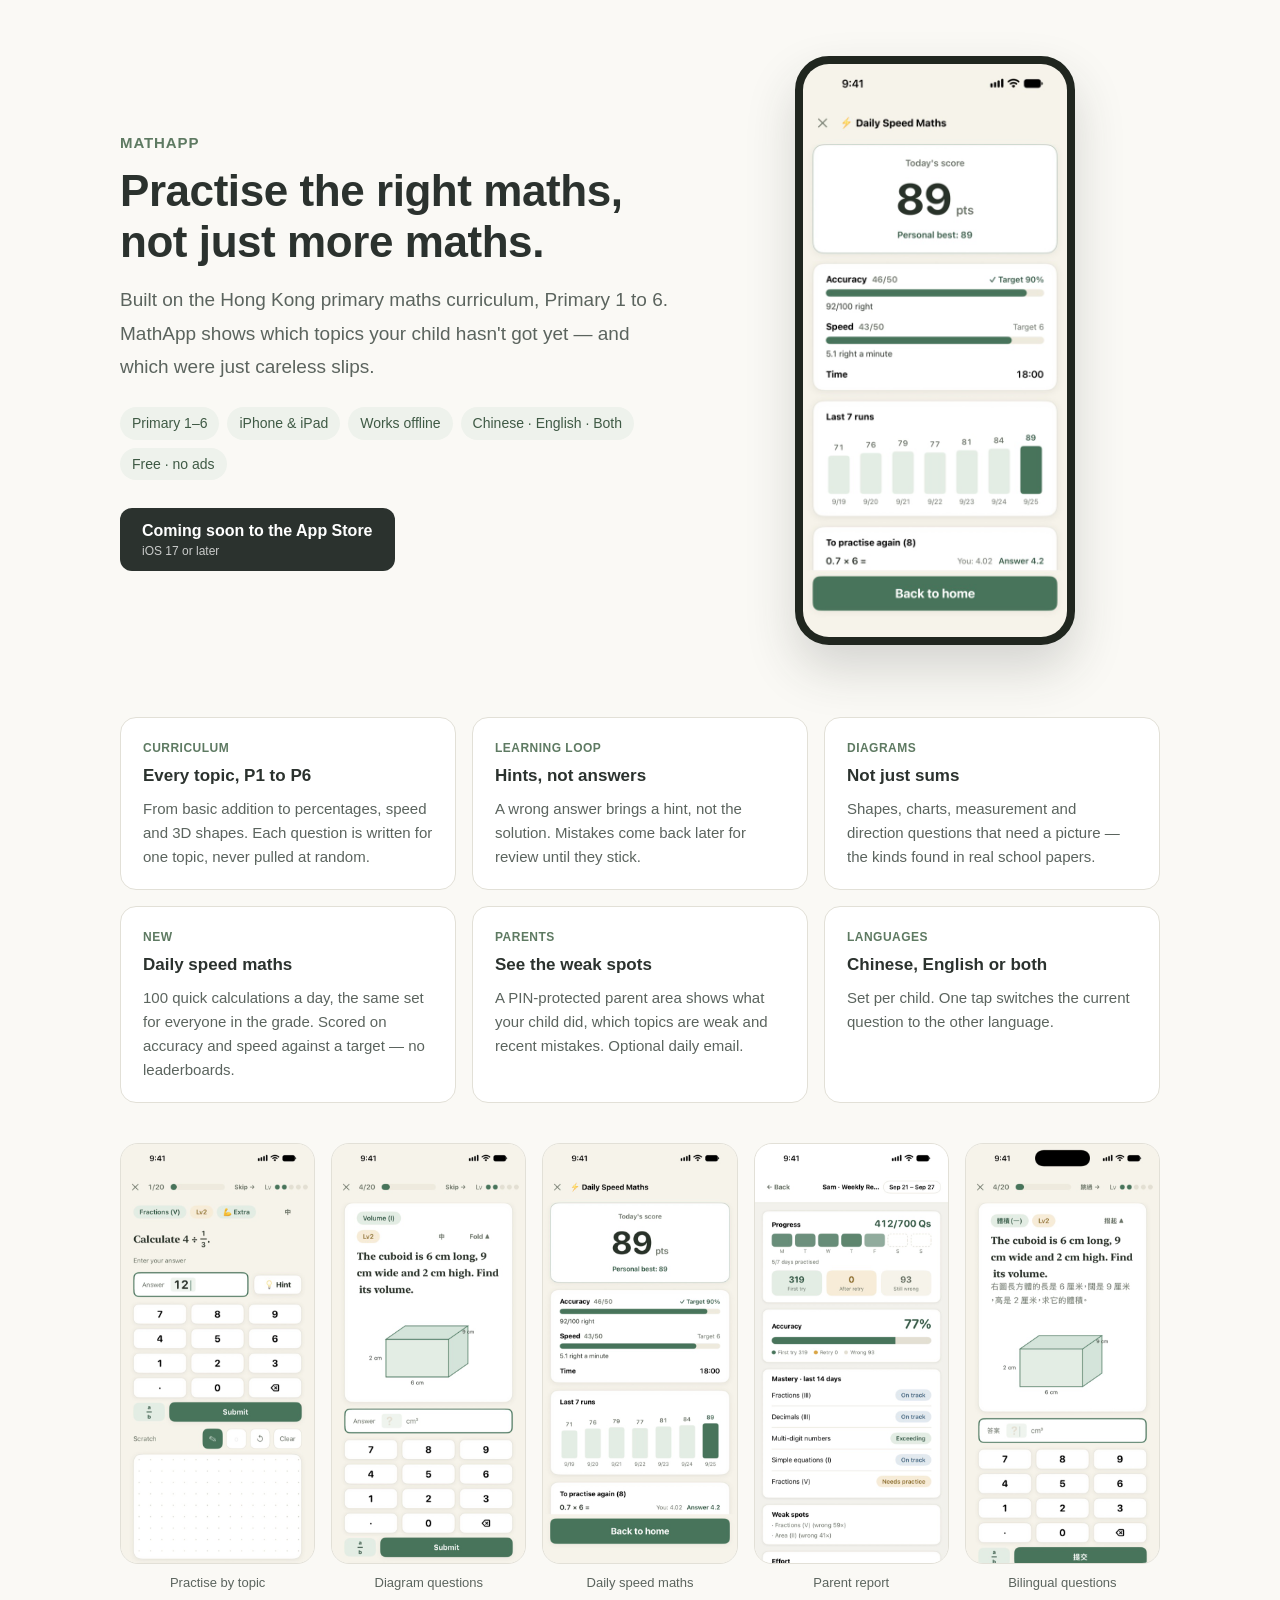
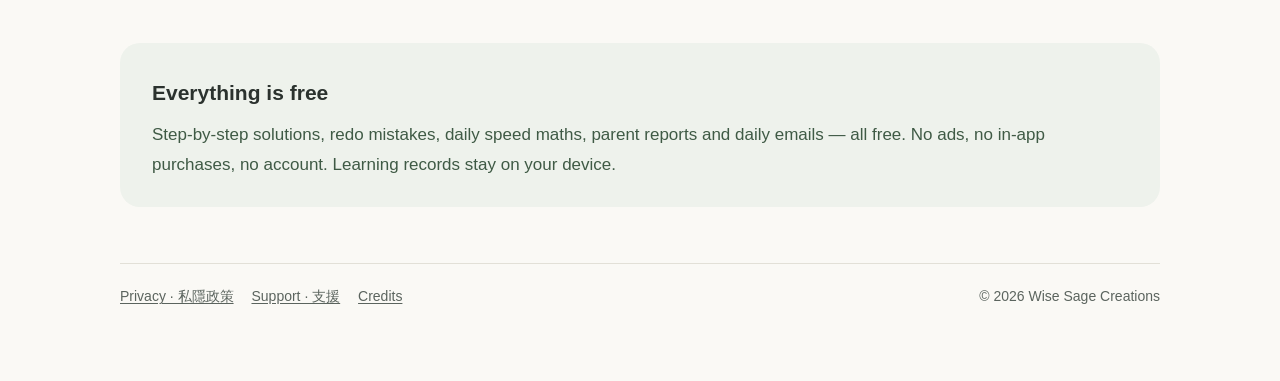
<file: index.html>
<!DOCTYPE html>
<html lang="en">
<head>
<meta charset="utf-8">
<meta name="viewport" content="width=device-width, initial-scale=1">
<title>MathApp: Primary Maths</title>
<meta name="description" content="Maths practice for Primary 1–6, built on the Hong Kong curriculum. Practise by topic, daily speed maths, parent reports, Chinese or English questions. Free, no ads.">
<link rel="stylesheet" href="style.css">
<style>
  /* 首頁專用;私隱 / 支援頁照用 style.css 原樣 */
  /* 首頁自己嘅顏色 token;跟 style.css 一樣深色模式要換 */
  :root { --card: #ffffff; --chip-ink: #3f5a45; --cta-bg: #2b322e; --cta-ink: #ffffff; }
  @media (prefers-color-scheme: dark) { :root { --card: #232926; --chip-ink: #c5dcc9; --cta-bg: #e6e6e0; --cta-ink: #1b1f1d; } }
  body.home { padding: 0 16px 72px; }
  .home .wrap { max-width: 1040px; }

  .hero { display: grid; grid-template-columns: 1.1fr .9fr; gap: 40px; align-items: center; padding: 56px 0 24px; }
  .hero .app { font-size: 15px; letter-spacing: .06em; color: var(--moss); font-weight: 600; text-transform: uppercase; }
  .hero h1 { font-size: 44px; line-height: 1.15; margin: 10px 0 16px; letter-spacing: -.01em; }
  .hero p.lead { font-size: 19px; color: var(--ink-soft); margin: 0 0 24px; max-width: 34em; }
  .facts { display: flex; flex-wrap: wrap; gap: 8px; margin: 0 0 28px; padding: 0; list-style: none; }
  .facts li { font-size: 14px; background: var(--moss-soft); color: var(--chip-ink); padding: 4px 12px; border-radius: 999px; margin: 0; }
  .cta { display: inline-block; background: var(--cta-bg); color: var(--cta-ink); padding: 12px 22px; border-radius: 12px; font-weight: 600; font-size: 16px; line-height: 1.4; }
  .cta small { display: block; font-weight: 400; font-size: 12px; opacity: .75; }
  .phone { justify-self: center; width: min(280px, 100%); border-radius: 34px; border: 8px solid #20261f; box-shadow: 0 24px 50px rgba(43,50,46,.18); overflow: hidden; background: #20261f; }
  .phone img { display: block; width: 100%; height: auto; }

  .features { display: grid; grid-template-columns: repeat(3, 1fr); gap: 16px; margin: 48px 0 16px; }
  .feature { background: var(--card); border: 1px solid var(--rule); border-radius: 16px; padding: 20px 22px; }
  .feature h3 { font-size: 17px; margin: 2px 0 6px; }
  .feature p { font-size: 15px; line-height: 1.6; color: var(--ink-soft); margin: 0; }
  .feature .tag { font-size: 12px; font-weight: 600; color: var(--moss); letter-spacing: .04em; text-transform: uppercase; }

  .shots { display: grid; grid-template-columns: repeat(5, 1fr); gap: 16px; margin: 40px 0 8px; }
  .shots figure { margin: 0; }
  .shots img { width: 100%; height: auto; border-radius: 18px; border: 1px solid var(--rule); display: block; }
  .shots figcaption { font-size: 13px; color: var(--ink-soft); margin-top: 8px; text-align: center; }

  .free { background: var(--moss-soft); border-radius: 20px; padding: 28px 32px; margin: 48px 0 0; }
  .free h2 { margin: 0 0 8px; }
  .free p { margin: 0; color: var(--chip-ink); }

  .home footer.site { display: flex; flex-wrap: wrap; gap: 6px 18px; justify-content: space-between; }
  .home footer.site nav a { margin-right: 14px; }

  @media (max-width: 820px) {
    .hero { grid-template-columns: 1fr; gap: 28px; padding-top: 36px; }
    .hero h1 { font-size: 34px; }
    .features { grid-template-columns: 1fr; }
    .shots { grid-template-columns: repeat(2, 1fr); }
    .free { padding: 22px; }
  }
</style>
</head>
<body class="home">
<div class="wrap">

<section class="hero">
  <div>
    <div class="app">MathApp</div>
    <h1>Practise the right maths, not just more maths.</h1>
    <p class="lead">Built on the Hong Kong primary maths curriculum, Primary 1 to 6. MathApp shows which topics your child hasn't got yet — and which were just careless slips.</p>
    <ul class="facts">
      <li>Primary 1–6</li>
      <li>iPhone &amp; iPad</li>
      <li>Works offline</li>
      <li>Chinese · English · Both</li>
      <li>Free · no ads</li>
    </ul>
    <span class="cta">Coming soon to the App Store<small>iOS 17 or later</small></span>
  </div>
  <div class="phone"><img src="img/S3_speed.jpg" alt="Daily speed maths result in MathApp" width="560" height="1216"></div>
</section>

<section class="features">
  <div class="feature">
    <div class="tag">Curriculum</div>
    <h3>Every topic, P1 to P6</h3>
    <p>From basic addition to percentages, speed and 3D shapes. Each question is written for one topic, never pulled at random.</p>
  </div>
  <div class="feature">
    <div class="tag">Learning loop</div>
    <h3>Hints, not answers</h3>
    <p>A wrong answer brings a hint, not the solution. Mistakes come back later for review until they stick.</p>
  </div>
  <div class="feature">
    <div class="tag">Diagrams</div>
    <h3>Not just sums</h3>
    <p>Shapes, charts, measurement and direction questions that need a picture — the kinds found in real school papers.</p>
  </div>
  <div class="feature">
    <div class="tag">New</div>
    <h3>Daily speed maths</h3>
    <p>100 quick calculations a day, the same set for everyone in the grade. Scored on accuracy and speed against a target — no leaderboards.</p>
  </div>
  <div class="feature">
    <div class="tag">Parents</div>
    <h3>See the weak spots</h3>
    <p>A PIN-protected parent area shows what your child did, which topics are weak and recent mistakes. Optional daily email.</p>
  </div>
  <div class="feature">
    <div class="tag">Languages</div>
    <h3>Chinese, English or both</h3>
    <p>Set per child. One tap switches the current question to the other language.</p>
  </div>
</section>

<section class="shots" aria-label="Screenshots">
  <figure><img src="img/S1_practice.jpg" alt="Practice screen" width="560" height="1216" loading="lazy"><figcaption>Practise by topic</figcaption></figure>
  <figure><img src="img/S2_figure.jpg" alt="Diagram question" width="560" height="1216" loading="lazy"><figcaption>Diagram questions</figcaption></figure>
  <figure><img src="img/S3_speed.jpg" alt="Daily speed maths result" width="560" height="1216" loading="lazy"><figcaption>Daily speed maths</figcaption></figure>
  <figure><img src="img/S4_parent_report.jpg" alt="Parent report" width="560" height="1216" loading="lazy"><figcaption>Parent report</figcaption></figure>
  <figure><img src="img/S5_bilingual.jpg" alt="Bilingual question" width="560" height="1216" loading="lazy"><figcaption>Bilingual questions</figcaption></figure>
</section>

<section class="free">
  <h2>Everything is free</h2>
  <p>Step-by-step solutions, redo mistakes, daily speed maths, parent reports and daily emails — all free. No ads, no in-app purchases, no account. Learning records stay on your device.</p>
</section>

<footer class="site">
  <nav>
    <a href="privacy/">Privacy · 私隱政策</a>
    <a href="support/">Support · 支援</a>
    <a href="credits/openmoji/">Credits</a>
  </nav>
  <span>© 2026 Wise Sage Creations</span>
</footer>

</div>
</body>
</html>
</file>
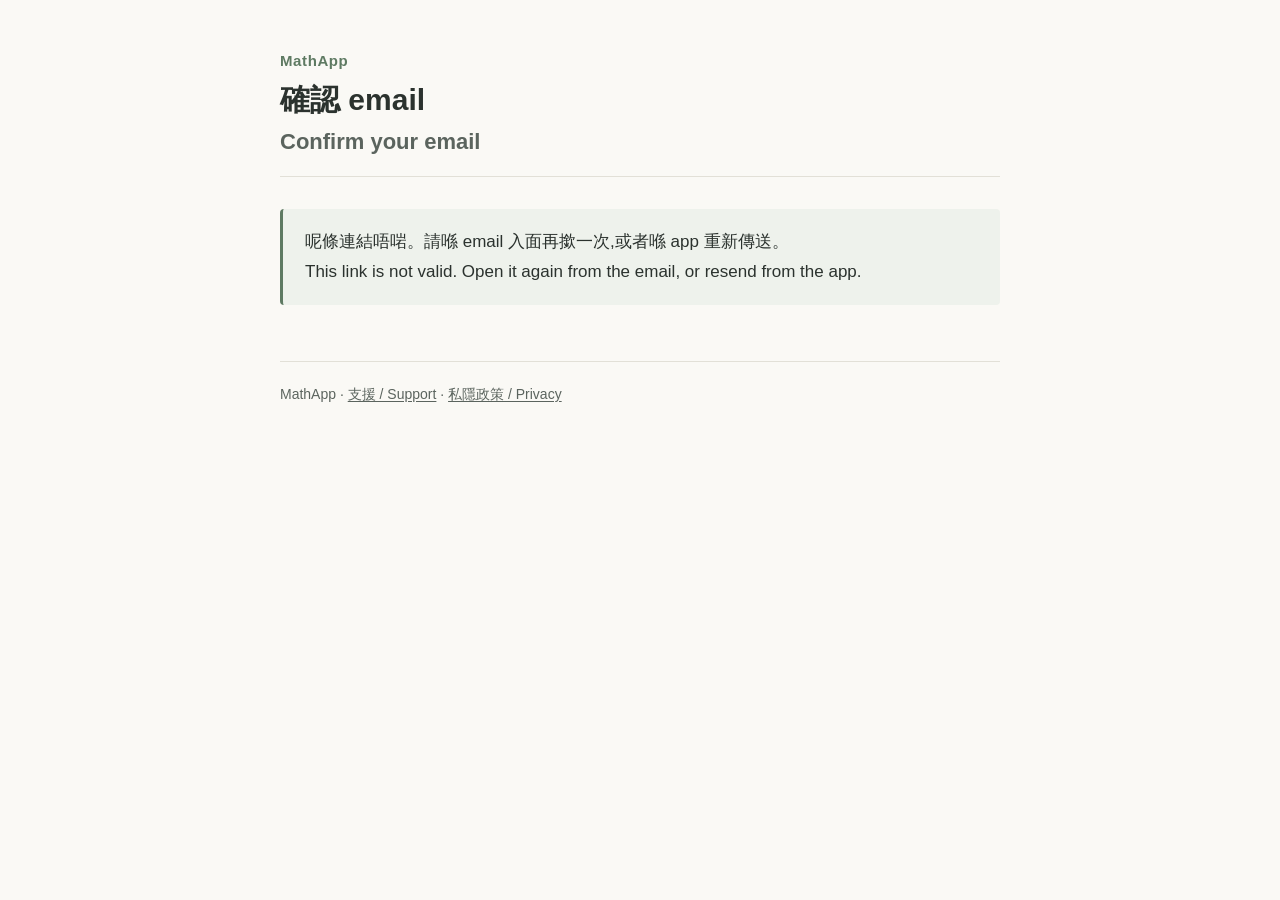
<file: confirm/index.html>
<!DOCTYPE html>
<html lang="zh-Hant-HK">
<head>
<meta charset="utf-8">
<meta name="viewport" content="width=device-width, initial-scale=1">
<meta name="robots" content="noindex">
<meta name="referrer" content="no-referrer">
<title>確認 email · MathApp</title>
<link rel="stylesheet" href="../style.css">
</head>
<body>
<div class="wrap">

<header class="site">
  <div class="app">MathApp</div>
  <h1>確認 email<br><span style="font-size:22px;color:var(--ink-soft)">Confirm your email</span></h1>
</header>

<div class="summary" id="status" aria-live="polite">
  <p>確認緊,請等一陣……<br>Confirming, one moment…</p>
</div>

<p id="retry" hidden><a href="" id="retry-link">再試一次 / Try again</a></p>

<noscript><p>呢頁要開 JavaScript 先用得。<br>This page needs JavaScript.</p></noscript>

<footer class="site">
  MathApp · <a href="../support/">支援 / Support</a> · <a href="../privacy/">私隱政策 / Privacy</a>
</footer>

</div>
<script>
// The mail link lands here instead of script.google.com: a browser signed in to
// several Google accounts gets that address rewritten to /macros/u/1/ and fails.
// This call carries no Google cookies, so Google never rewrites it.
(function () {
  var MAILER = 'https://script.google.com/macros/s/AKfycbwzOJoC-KMTF9MkT7vwi6amlmaHRb24yS2b2Gn6HNfs_cr4BJ8OiZNUfaaVvKUt_OCMAQ/exec';
  var MSG = {
    ok: '已確認 ✓ 可以閂咗呢頁。之後報告同重設碼會寄到呢個 email。<br>Email confirmed. You can close this page.',
    bad: '呢條連結唔啱。請喺 email 入面再撳一次,或者喺 app 重新傳送。<br>This link is not valid. Open it again from the email, or resend from the app.',
    fail: '暫時確認唔到,請檢查網絡再試。<br>Could not confirm right now. Check your connection and try again.'
  };
  var box = document.getElementById('status');
  function show(key) {
    box.innerHTML = '<p>' + MSG[key] + '</p>';
    if (key === 'fail') {
      document.getElementById('retry').hidden = false;
      document.getElementById('retry-link').onclick = function () { location.reload(); return false; };
    }
  }
  window.addEventListener('hashchange', function () { location.reload(); });
  var q = new URLSearchParams(location.hash.slice(1) || location.search.slice(1));
  var e = q.get('e'), t = q.get('t');
  if (!e || !t) return show('bad');
  fetch(MAILER + '?f=txt&e=' + encodeURIComponent(e) + '&t=' + encodeURIComponent(t), { credentials: 'omit' })
    .then(function (r) { return r.text(); })
    .then(function (text) { show(text === 'ok' ? 'ok' : text === 'err: bad-link' ? 'bad' : 'fail'); })
    .catch(function () { show('fail'); });
})();
</script>
</body>
</html>
</file>
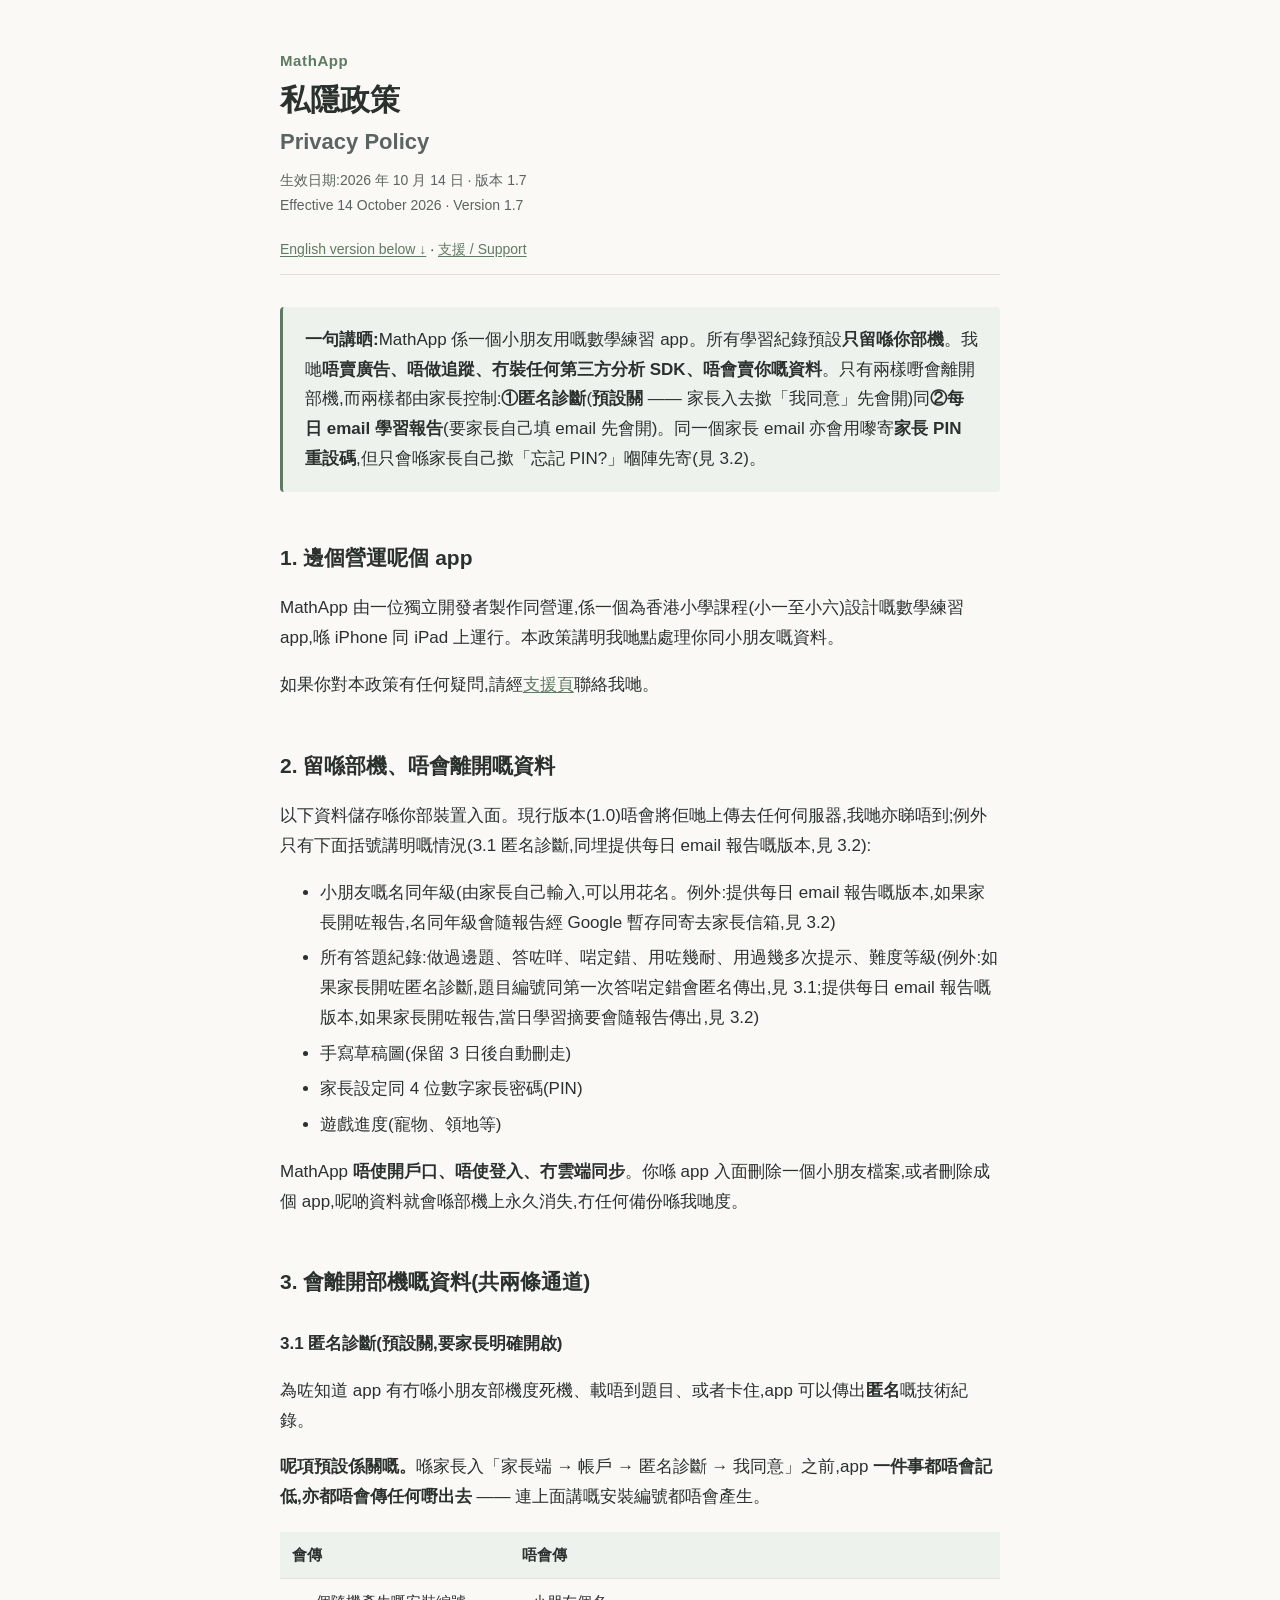
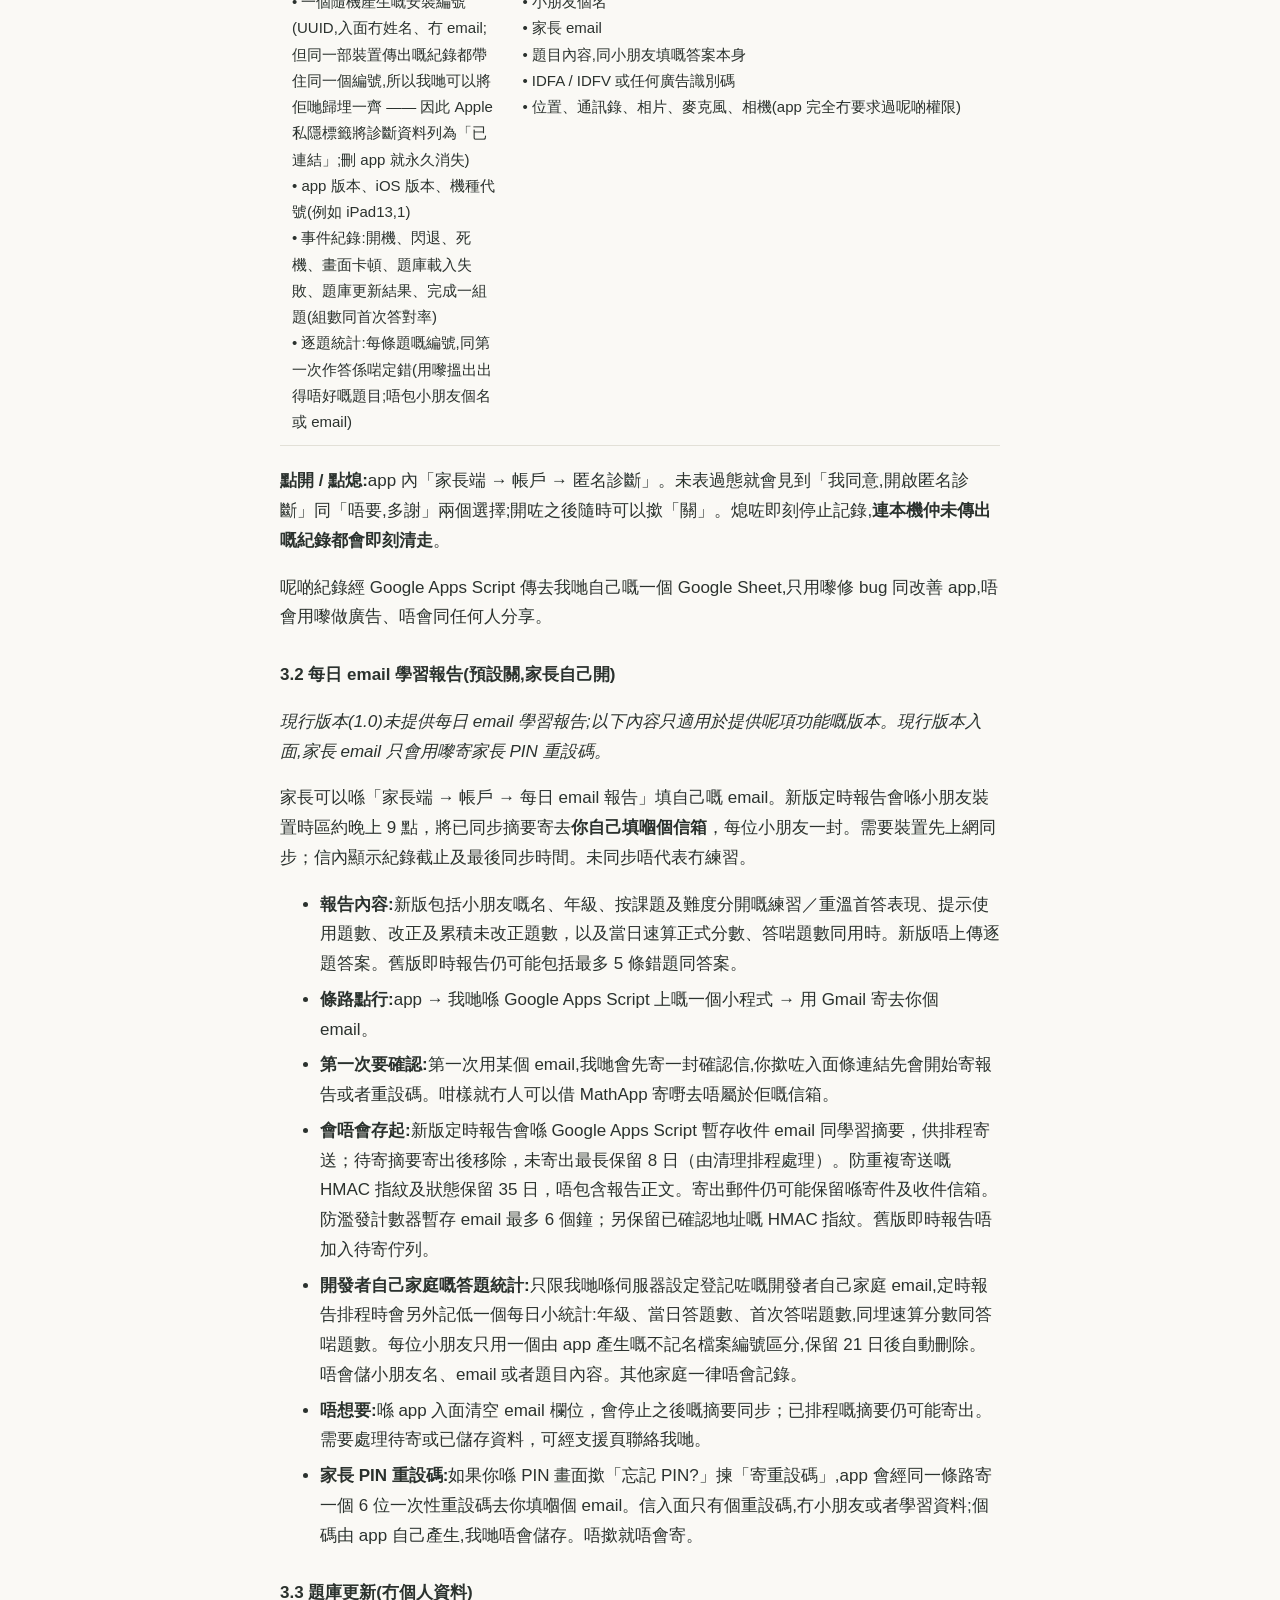
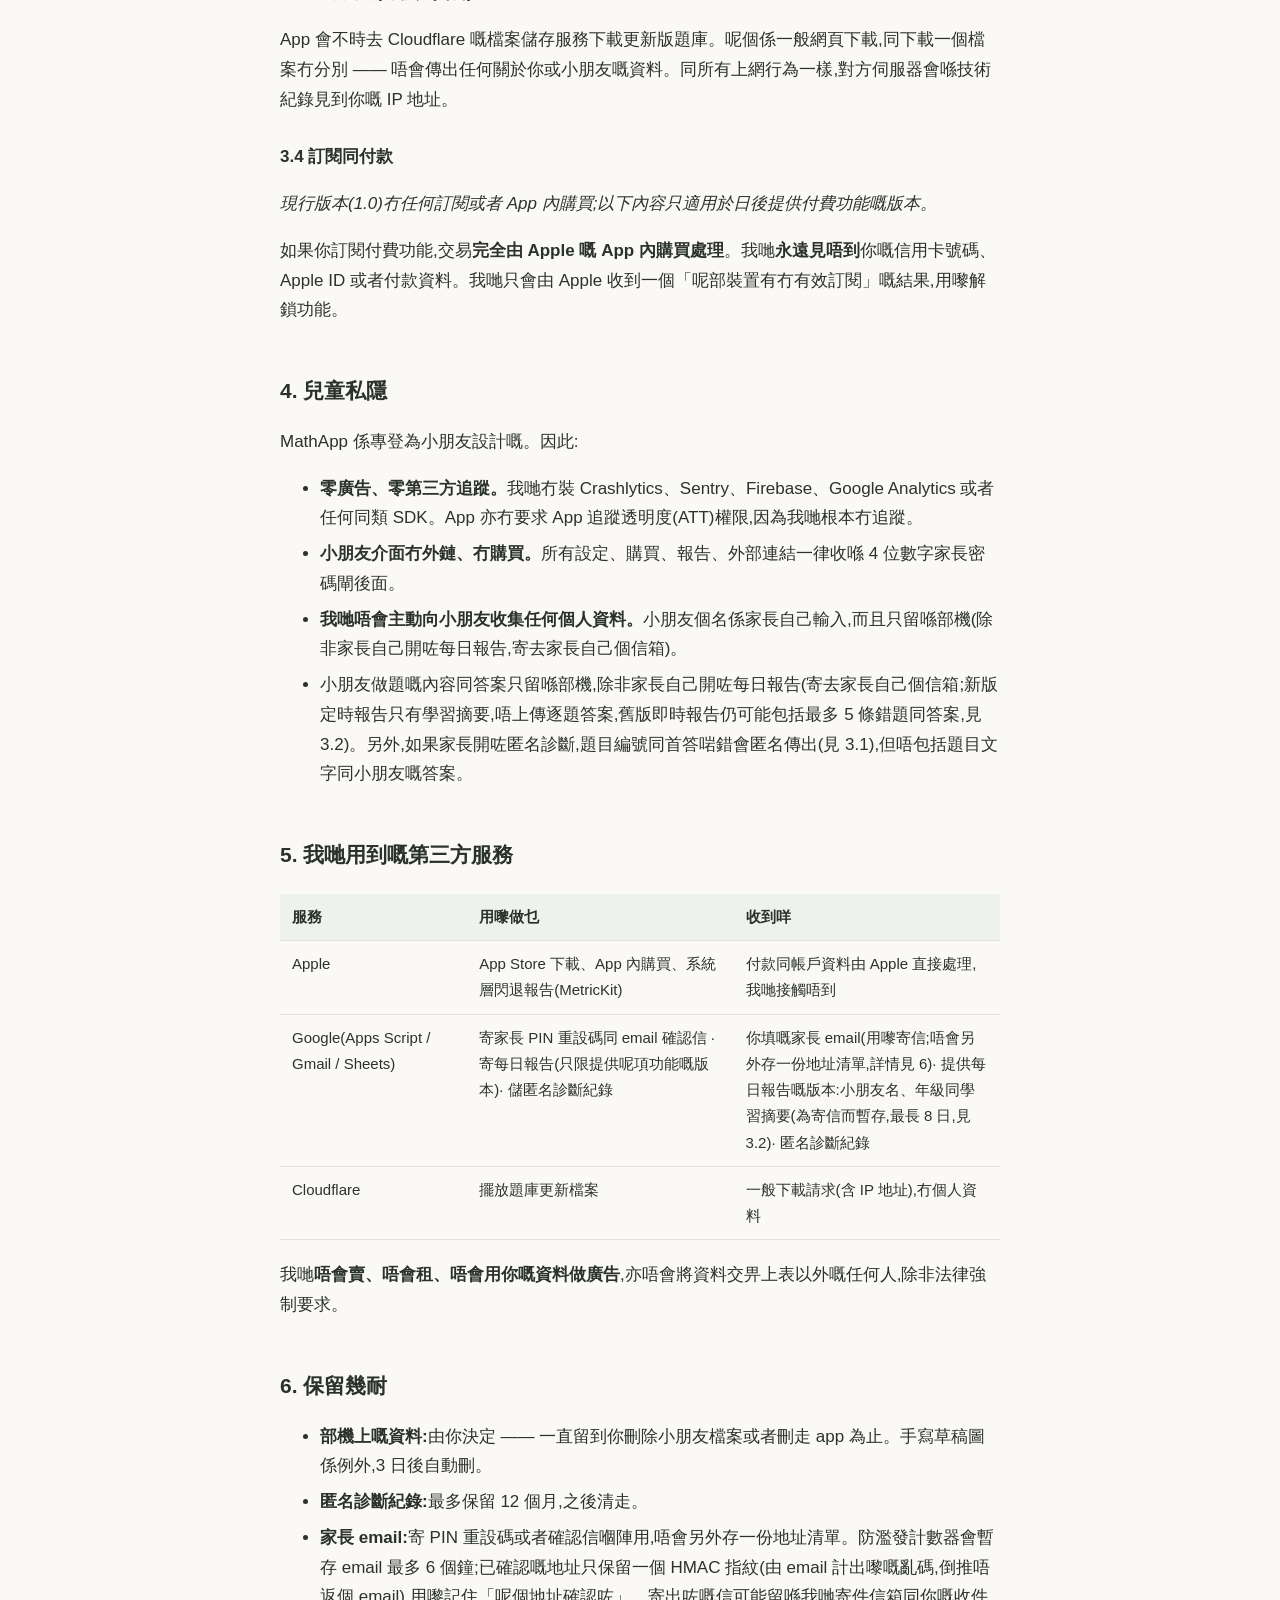
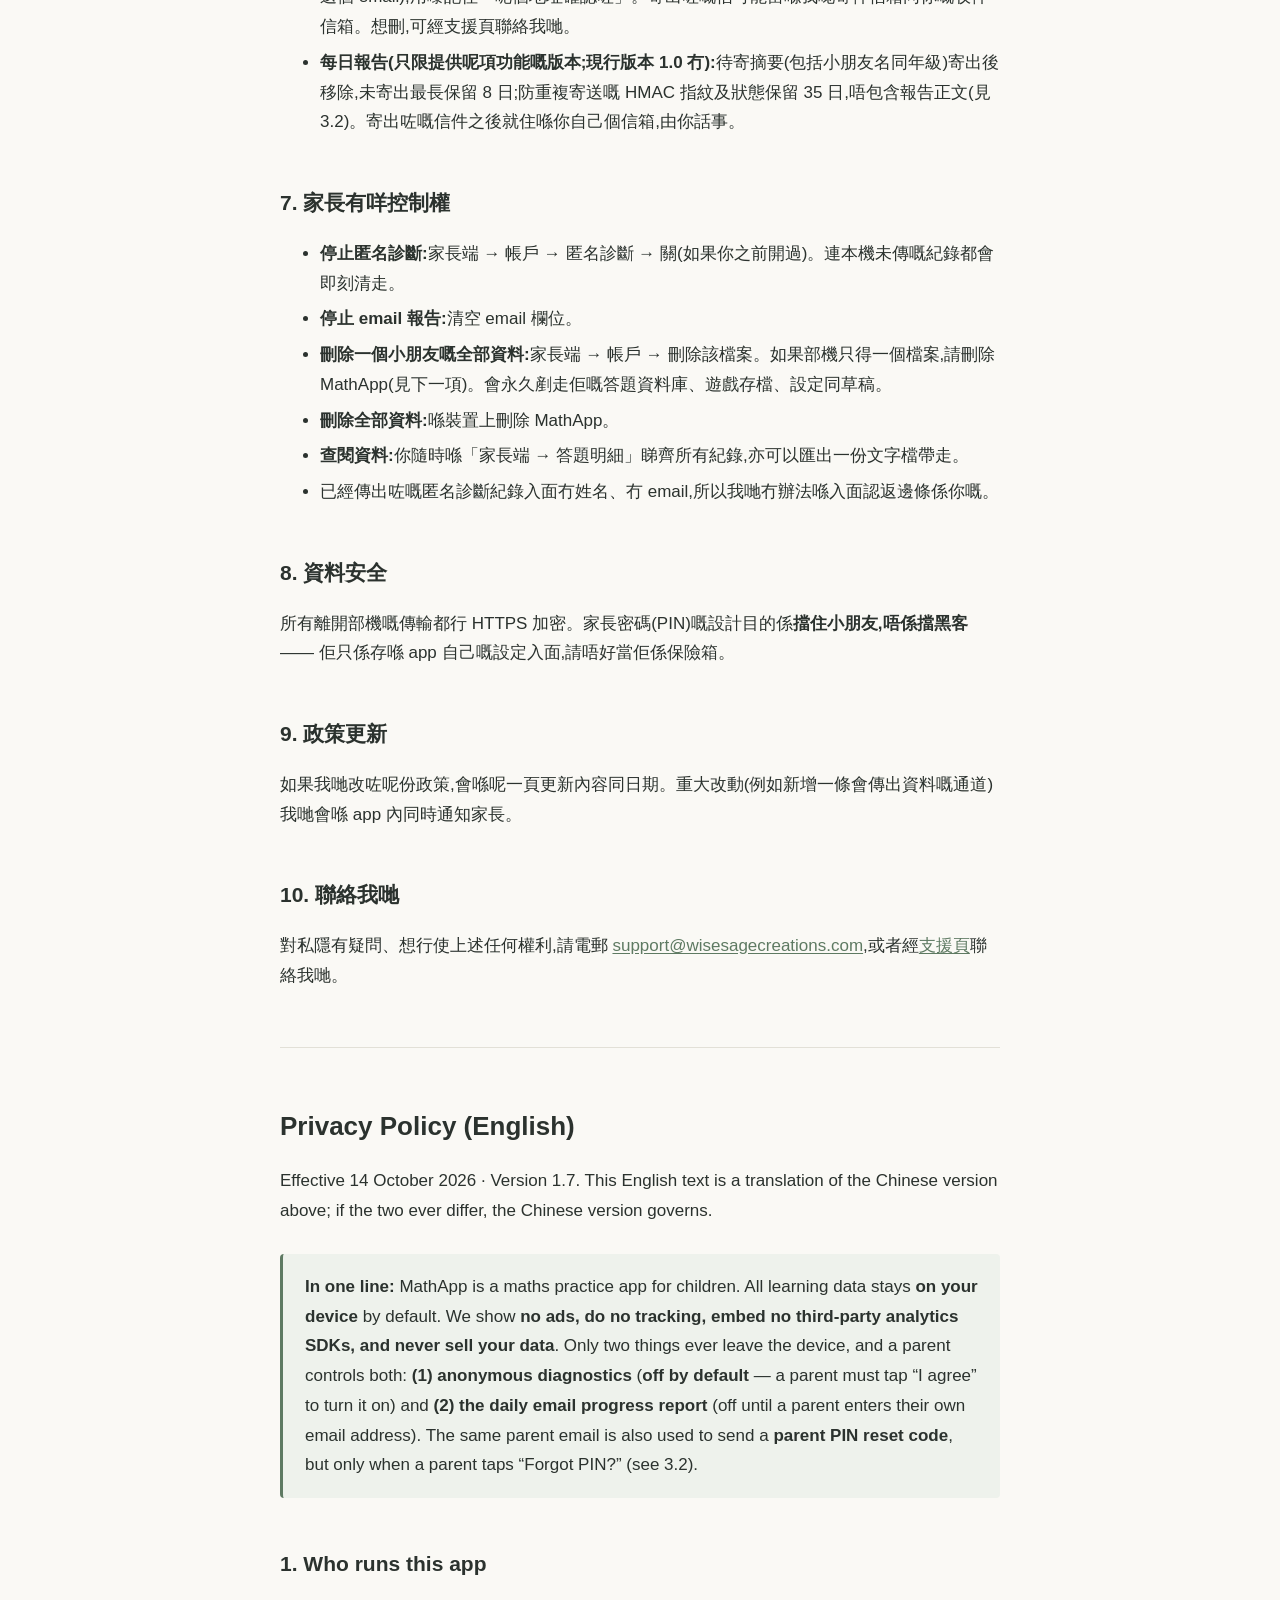
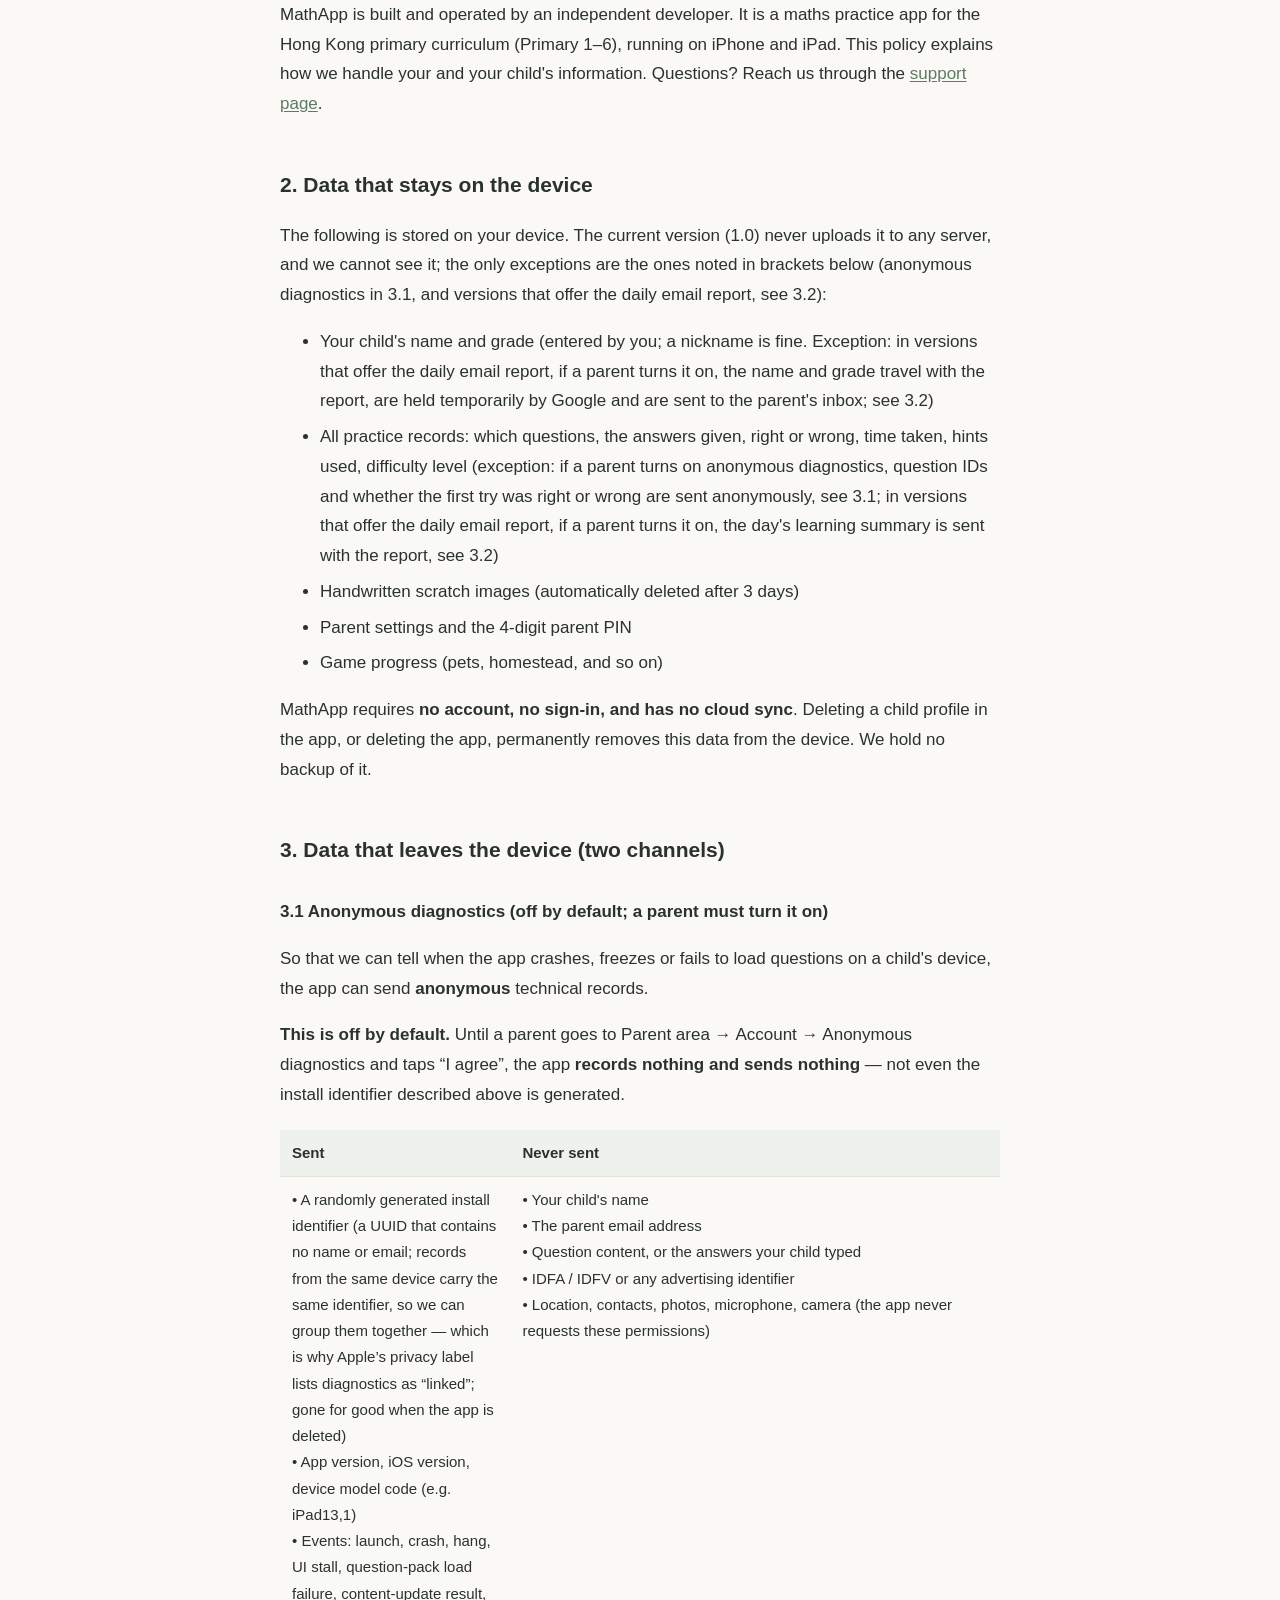
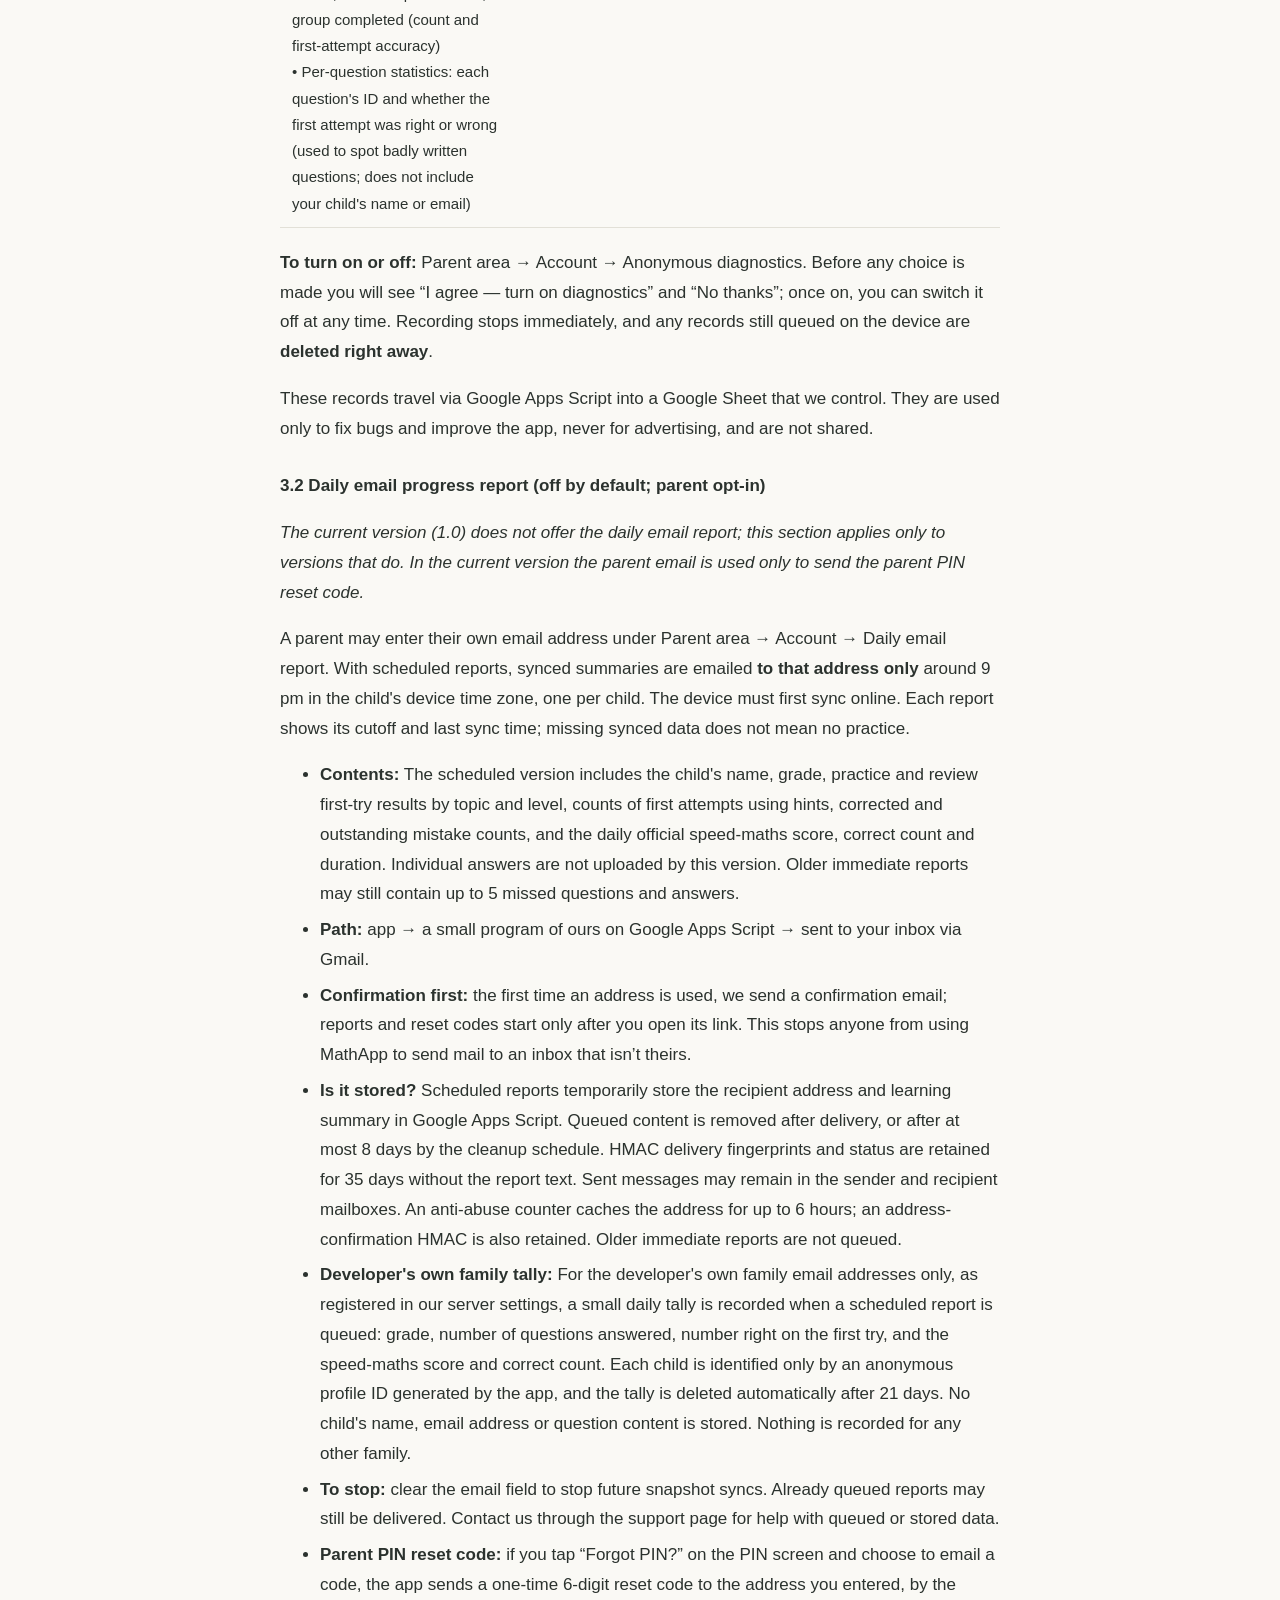
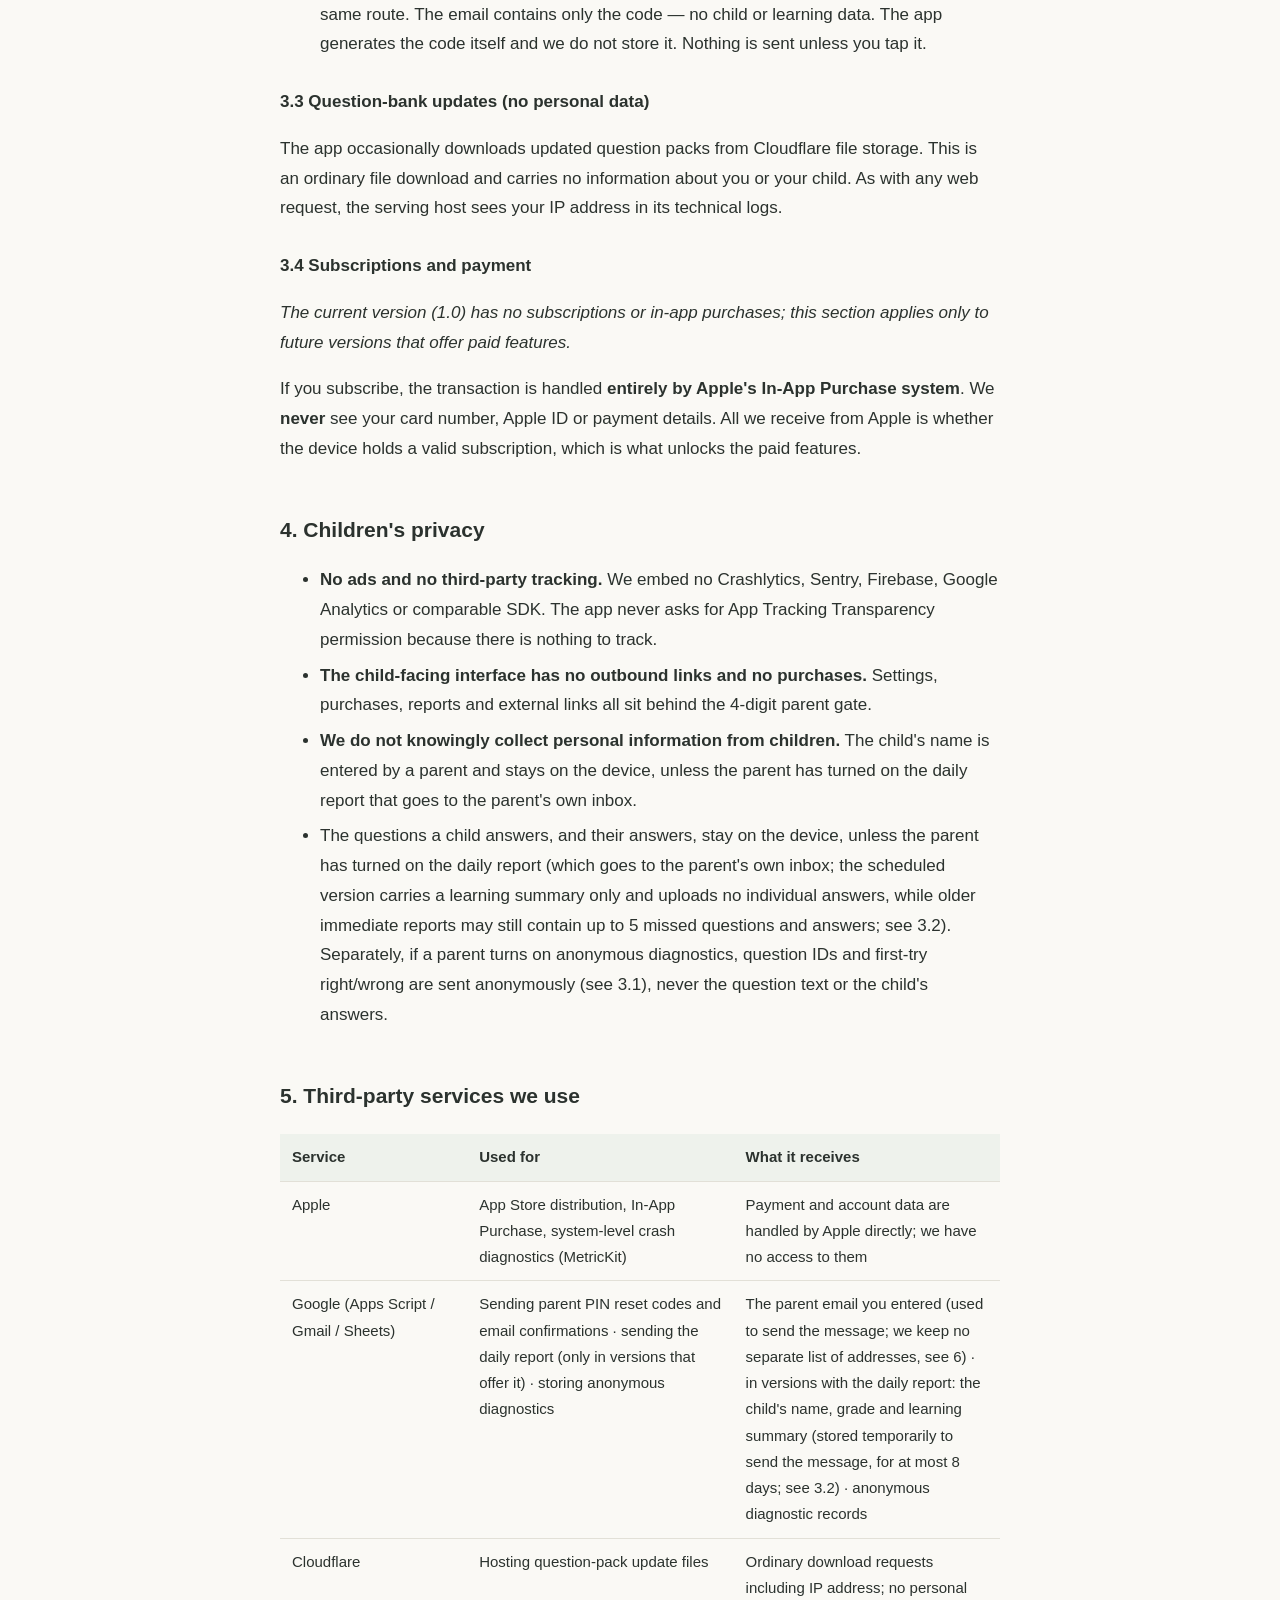
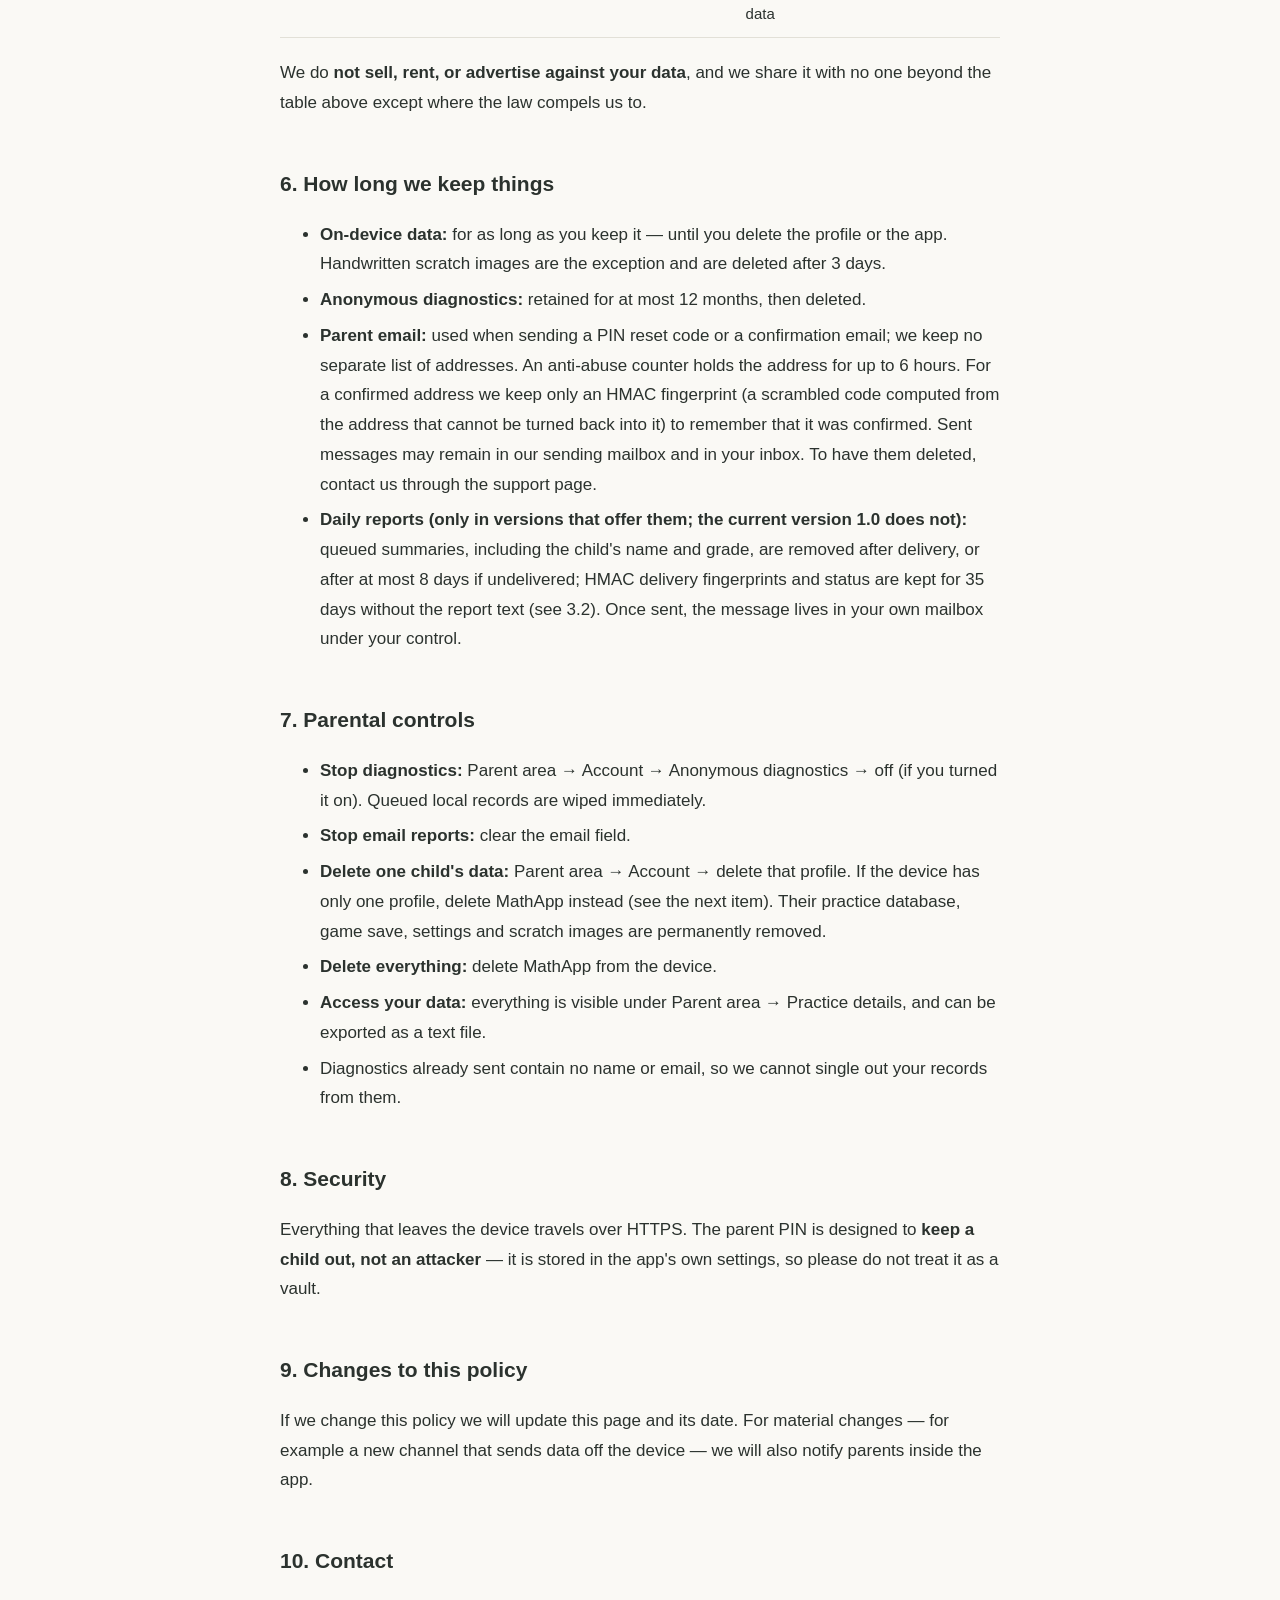
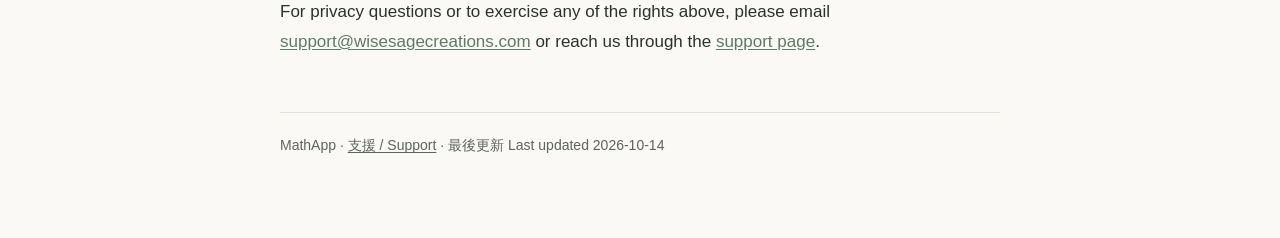
<file: privacy/index.html>
<!DOCTYPE html>
<html lang="zh-Hant-HK">
<head>
<meta charset="utf-8">
<meta name="viewport" content="width=device-width, initial-scale=1">
<title>私隱政策 · MathApp</title>
<meta name="description" content="MathApp 私隱政策 —— 兒童數學練習 app,本機優先、零廣告、零第三方追蹤。">
<link rel="stylesheet" href="../style.css">
</head>
<body>
<div class="wrap">

<header class="site">
  <div class="app">MathApp</div>
  <h1>私隱政策<br><span style="font-size:22px;color:var(--ink-soft)">Privacy Policy</span></h1>
  <p class="meta">生效日期:2026 年 10 月 14 日 · 版本 1.7<br>Effective 14 October 2026 · Version 1.7</p>
  <nav class="lang"><a href="#en">English version below ↓</a> · <a href="../support/">支援 / Support</a></nav>
</header>

<div class="summary">
  <p><strong>一句講晒:</strong>MathApp 係一個小朋友用嘅數學練習 app。所有學習紀錄預設<strong>只留喺你部機</strong>。我哋<strong>唔賣廣告、唔做追蹤、冇裝任何第三方分析 SDK、唔會賣你嘅資料</strong>。只有兩樣嘢會離開部機,而兩樣都由家長控制:<strong>①匿名診斷</strong>(<strong>預設關</strong> —— 家長入去撳「我同意」先會開)同<strong>②每日 email 學習報告</strong>(要家長自己填 email 先會開)。同一個家長 email 亦會用嚟寄<strong>家長 PIN 重設碼</strong>,但只會喺家長自己撳「忘記 PIN?」嗰陣先寄(見 3.2)。</p>
</div>

<h2>1. 邊個營運呢個 app</h2>
<p>MathApp 由一位獨立開發者製作同營運,係一個為香港小學課程(小一至小六)設計嘅數學練習 app,喺 iPhone 同 iPad 上運行。本政策講明我哋點處理你同小朋友嘅資料。</p>
<p>如果你對本政策有任何疑問,請經<a href="../support/">支援頁</a>聯絡我哋。</p>

<h2>2. 留喺部機、唔會離開嘅資料</h2>
<p>以下資料儲存喺你部裝置入面。現行版本(1.0)唔會將佢哋上傳去任何伺服器,我哋亦睇唔到;例外只有下面括號講明嘅情況(3.1 匿名診斷,同埋提供每日 email 報告嘅版本,見 3.2):</p>
<ul>
  <li>小朋友嘅名同年級(由家長自己輸入,可以用花名。例外:提供每日 email 報告嘅版本,如果家長開咗報告,名同年級會隨報告經 Google 暫存同寄去家長信箱,見 3.2)</li>
  <li>所有答題紀錄:做過邊題、答咗咩、啱定錯、用咗幾耐、用過幾多次提示、難度等級(例外:如果家長開咗匿名診斷,題目編號同第一次答啱定錯會匿名傳出,見 3.1;提供每日 email 報告嘅版本,如果家長開咗報告,當日學習摘要會隨報告傳出,見 3.2)</li>
  <li>手寫草稿圖(保留 3 日後自動刪走)</li>
  <li>家長設定同 4 位數字家長密碼(PIN)</li>
  <li>遊戲進度(寵物、領地等)</li>
</ul>
<p>MathApp <strong>唔使開戶口、唔使登入、冇雲端同步</strong>。你喺 app 入面刪除一個小朋友檔案,或者刪除成個 app,呢啲資料就會喺部機上永久消失,冇任何備份喺我哋度。</p>

<h2>3. 會離開部機嘅資料(共兩條通道)</h2>

<h3>3.1 匿名診斷(<strong>預設關</strong>,要家長明確開啟)</h3>
<p>為咗知道 app 有冇喺小朋友部機度死機、載唔到題目、或者卡住,app 可以傳出<strong>匿名</strong>嘅技術紀錄。</p>
<p><strong>呢項預設係關嘅。</strong>喺家長入「家長端 → 帳戶 → 匿名診斷 → 我同意」之前,app <strong>一件事都唔會記低,亦都唔會傳任何嘢出去</strong> —— 連上面講嘅安裝編號都唔會產生。</p>
<div class="tablewrap">
<table>
  <tr><th style="width:32%">會傳</th><th>唔會傳</th></tr>
  <tr>
    <td>
      • 一個隨機產生嘅安裝編號(UUID,入面冇姓名、冇 email;但同一部裝置傳出嘅紀錄都帶住同一個編號,所以我哋可以將佢哋歸埋一齊 —— 因此 Apple 私隱標籤將診斷資料列為「已連結」;刪 app 就永久消失)<br>
      • app 版本、iOS 版本、機種代號(例如 iPad13,1)<br>
      • 事件紀錄:開機、閃退、死機、畫面卡頓、題庫載入失敗、題庫更新結果、完成一組題(組數同首次答對率)<br>
      • 逐題統計:每條題嘅編號,同第一次作答係啱定錯(用嚟搵出出得唔好嘅題目;唔包小朋友個名或 email)
    </td>
    <td>
      • 小朋友個名<br>
      • 家長 email<br>
      • 題目內容,同小朋友填嘅答案本身<br>
      • IDFA / IDFV 或任何廣告識別碼<br>
      • 位置、通訊錄、相片、麥克風、相機(app 完全冇要求過呢啲權限)
    </td>
  </tr>
</table>
</div>
<p><strong>點開 / 點熄:</strong>app 內「家長端 → 帳戶 → 匿名診斷」。未表過態就會見到「我同意,開啟匿名診斷」同「唔要,多謝」兩個選擇;開咗之後隨時可以撳「關」。熄咗即刻停止記錄,<strong>連本機仲未傳出嘅紀錄都會即刻清走</strong>。</p>
<p>呢啲紀錄經 Google Apps Script 傳去我哋自己嘅一個 Google Sheet,只用嚟修 bug 同改善 app,唔會用嚟做廣告、唔會同任何人分享。</p>

<h3>3.2 每日 email 學習報告(預設關,家長自己開)</h3>
<p><em>現行版本(1.0)未提供每日 email 學習報告;以下內容只適用於提供呢項功能嘅版本。現行版本入面,家長 email 只會用嚟寄家長 PIN 重設碼。</em></p>
<p>家長可以喺「家長端 → 帳戶 → 每日 email 報告」填自己嘅 email。新版定時報告會喺小朋友裝置時區約晚上 9 點，將已同步摘要寄去<strong>你自己填嗰個信箱</strong>，每位小朋友一封。需要裝置先上網同步；信內顯示紀錄截止及最後同步時間。未同步唔代表冇練習。</p>
<ul>
  <li><strong>報告內容:</strong>新版包括小朋友嘅名、年級、按課題及難度分開嘅練習／重溫首答表現、提示使用題數、改正及累積未改正題數，以及當日速算正式分數、答啱題數同用時。新版唔上傳逐題答案。舊版即時報告仍可能包括最多 5 條錯題同答案。</li>
  <li><strong>條路點行:</strong>app → 我哋喺 Google Apps Script 上嘅一個小程式 → 用 Gmail 寄去你個 email。</li>
  <li><strong>第一次要確認:</strong>第一次用某個 email,我哋會先寄一封確認信,你撳咗入面條連結先會開始寄報告或者重設碼。咁樣就冇人可以借 MathApp 寄嘢去唔屬於佢嘅信箱。</li>
  <li><strong>會唔會存起:</strong>新版定時報告會喺 Google Apps Script 暫存收件 email 同學習摘要，供排程寄送；待寄摘要寄出後移除，未寄出最長保留 8 日（由清理排程處理）。防重複寄送嘅 HMAC 指紋及狀態保留 35 日，唔包含報告正文。寄出郵件仍可能保留喺寄件及收件信箱。防濫發計數器暫存 email 最多 6 個鐘；另保留已確認地址嘅 HMAC 指紋。舊版即時報告唔加入待寄佇列。</li>
  <li><strong>開發者自己家庭嘅答題統計:</strong>只限我哋喺伺服器設定登記咗嘅開發者自己家庭 email,定時報告排程時會另外記低一個每日小統計:年級、當日答題數、首次答啱題數,同埋速算分數同答啱題數。每位小朋友只用一個由 app 產生嘅不記名檔案編號區分,保留 21 日後自動刪除。唔會儲小朋友名、email 或者題目內容。其他家庭一律唔會記錄。</li>
  <li><strong>唔想要:</strong>喺 app 入面清空 email 欄位，會停止之後嘅摘要同步；已排程嘅摘要仍可能寄出。需要處理待寄或已儲存資料，可經支援頁聯絡我哋。</li>
  <li><strong>家長 PIN 重設碼:</strong>如果你喺 PIN 畫面撳「忘記 PIN?」揀「寄重設碼」,app 會經同一條路寄一個 6 位一次性重設碼去你填嗰個 email。信入面只有個重設碼,冇小朋友或者學習資料;個碼由 app 自己產生,我哋唔會儲存。唔撳就唔會寄。</li>
</ul>

<h3>3.3 題庫更新(冇個人資料)</h3>
<p>App 會不時去 Cloudflare 嘅檔案儲存服務下載更新版題庫。呢個係一般網頁下載,同下載一個檔案冇分別 —— 唔會傳出任何關於你或小朋友嘅資料。同所有上網行為一樣,對方伺服器會喺技術紀錄見到你嘅 IP 地址。</p>

<h3>3.4 訂閱同付款</h3>
<p><em>現行版本(1.0)冇任何訂閱或者 App 內購買;以下內容只適用於日後提供付費功能嘅版本。</em></p>
<p>如果你訂閱付費功能,交易<strong>完全由 Apple 嘅 App 內購買處理</strong>。我哋<strong>永遠見唔到</strong>你嘅信用卡號碼、Apple ID 或者付款資料。我哋只會由 Apple 收到一個「呢部裝置有冇有效訂閱」嘅結果,用嚟解鎖功能。</p>

<h2>4. 兒童私隱</h2>
<p>MathApp 係專登為小朋友設計嘅。因此:</p>
<ul>
  <li><strong>零廣告、零第三方追蹤。</strong>我哋冇裝 Crashlytics、Sentry、Firebase、Google Analytics 或者任何同類 SDK。App 亦冇要求 App 追蹤透明度(ATT)權限,因為我哋根本冇追蹤。</li>
  <li><strong>小朋友介面冇外鏈、冇購買。</strong>所有設定、購買、報告、外部連結一律收喺 4 位數字家長密碼閘後面。</li>
  <li><strong>我哋唔會主動向小朋友收集任何個人資料。</strong>小朋友個名係家長自己輸入,而且只留喺部機(除非家長自己開咗每日報告,寄去家長自己個信箱)。</li>
  <li>小朋友做題嘅內容同答案只留喺部機,除非家長自己開咗每日報告(寄去家長自己個信箱;新版定時報告只有學習摘要,唔上傳逐題答案,舊版即時報告仍可能包括最多 5 條錯題同答案,見 3.2)。另外,如果家長開咗匿名診斷,題目編號同首答啱錯會匿名傳出(見 3.1),但唔包括題目文字同小朋友嘅答案。</li>
</ul>

<h2>5. 我哋用到嘅第三方服務</h2>
<div class="tablewrap">
<table>
  <tr><th style="width:26%">服務</th><th style="width:37%">用嚟做乜</th><th>收到咩</th></tr>
  <tr><td>Apple</td><td>App Store 下載、App 內購買、系統層閃退報告(MetricKit)</td><td>付款同帳戶資料由 Apple 直接處理,我哋接觸唔到</td></tr>
  <tr><td>Google(Apps Script / Gmail / Sheets)</td><td>寄家長 PIN 重設碼同 email 確認信 · 寄每日報告(只限提供呢項功能嘅版本)· 儲匿名診斷紀錄</td><td>你填嘅家長 email(用嚟寄信;唔會另外存一份地址清單,詳情見 6)· 提供每日報告嘅版本:小朋友名、年級同學習摘要(為寄信而暫存,最長 8 日,見 3.2)· 匿名診斷紀錄</td></tr>
  <tr><td>Cloudflare</td><td>擺放題庫更新檔案</td><td>一般下載請求(含 IP 地址),冇個人資料</td></tr>
</table>
</div>
<p>我哋<strong>唔會賣、唔會租、唔會用你嘅資料做廣告</strong>,亦唔會將資料交畀上表以外嘅任何人,除非法律強制要求。</p>

<h2>6. 保留幾耐</h2>
<ul>
  <li><strong>部機上嘅資料:</strong>由你決定 —— 一直留到你刪除小朋友檔案或者刪走 app 為止。手寫草稿圖係例外,3 日後自動刪。</li>
  <li><strong>匿名診斷紀錄:</strong>最多保留 12 個月,之後清走。</li>
  <li><strong>家長 email:</strong>寄 PIN 重設碼或者確認信嗰陣用,唔會另外存一份地址清單。防濫發計數器會暫存 email 最多 6 個鐘;已確認嘅地址只保留一個 HMAC 指紋(由 email 計出嚟嘅亂碼,倒推唔返個 email),用嚟記住「呢個地址確認咗」。寄出咗嘅信可能留喺我哋寄件信箱同你嘅收件信箱。想刪,可經支援頁聯絡我哋。</li>
  <li><strong>每日報告(只限提供呢項功能嘅版本;現行版本 1.0 冇):</strong>待寄摘要(包括小朋友名同年級)寄出後移除,未寄出最長保留 8 日;防重複寄送嘅 HMAC 指紋及狀態保留 35 日,唔包含報告正文(見 3.2)。寄出咗嘅信件之後就住喺你自己個信箱,由你話事。</li>
</ul>

<h2>7. 家長有咩控制權</h2>
<ul>
  <li><strong>停止匿名診斷:</strong>家長端 → 帳戶 → 匿名診斷 → 關(如果你之前開過)。連本機未傳嘅紀錄都會即刻清走。</li>
  <li><strong>停止 email 報告:</strong>清空 email 欄位。</li>
  <li><strong>刪除一個小朋友嘅全部資料:</strong>家長端 → 帳戶 → 刪除該檔案。如果部機只得一個檔案,請刪除 MathApp(見下一項)。會永久剷走佢嘅答題資料庫、遊戲存檔、設定同草稿。</li>
  <li><strong>刪除全部資料:</strong>喺裝置上刪除 MathApp。</li>
  <li><strong>查閱資料:</strong>你隨時喺「家長端 → 答題明細」睇齊所有紀錄,亦可以匯出一份文字檔帶走。</li>
  <li>已經傳出咗嘅匿名診斷紀錄入面冇姓名、冇 email,所以我哋冇辦法喺入面認返邊條係你嘅。</li>
</ul>

<h2>8. 資料安全</h2>
<p>所有離開部機嘅傳輸都行 HTTPS 加密。家長密碼(PIN)嘅設計目的係<strong>擋住小朋友,唔係擋黑客</strong> —— 佢只係存喺 app 自己嘅設定入面,請唔好當佢係保險箱。</p>

<h2>9. 政策更新</h2>
<p>如果我哋改咗呢份政策,會喺呢一頁更新內容同日期。重大改動(例如新增一條會傳出資料嘅通道)我哋會喺 app 內同時通知家長。</p>

<h2>10. 聯絡我哋</h2>
<p>對私隱有疑問、想行使上述任何權利,請電郵 <a href="mailto:support@wisesagecreations.com">support@wisesagecreations.com</a>,或者經<a href="../support/">支援頁</a>聯絡我哋。</p>

<hr class="section">

<h1 id="en" style="font-size:26px;margin-top:56px">Privacy Policy (English)</h1>
<p class="meta">Effective 14 October 2026 · Version 1.7. This English text is a translation of the Chinese version above; if the two ever differ, the Chinese version governs.</p>

<div class="summary">
  <p><strong>In one line:</strong> MathApp is a maths practice app for children. All learning data stays <strong>on your device</strong> by default. We show <strong>no ads, do no tracking, embed no third-party analytics SDKs, and never sell your data</strong>. Only two things ever leave the device, and a parent controls both: <strong>(1) anonymous diagnostics</strong> (<strong>off by default</strong> — a parent must tap “I agree” to turn it on) and <strong>(2) the daily email progress report</strong> (off until a parent enters their own email address). The same parent email is also used to send a <strong>parent PIN reset code</strong>, but only when a parent taps “Forgot PIN?” (see 3.2).</p>
</div>

<h2>1. Who runs this app</h2>
<p>MathApp is built and operated by an independent developer. It is a maths practice app for the Hong Kong primary curriculum (Primary 1–6), running on iPhone and iPad. This policy explains how we handle your and your child's information. Questions? Reach us through the <a href="../support/">support page</a>.</p>

<h2>2. Data that stays on the device</h2>
<p>The following is stored on your device. The current version (1.0) never uploads it to any server, and we cannot see it; the only exceptions are the ones noted in brackets below (anonymous diagnostics in 3.1, and versions that offer the daily email report, see 3.2):</p>
<ul>
  <li>Your child's name and grade (entered by you; a nickname is fine. Exception: in versions that offer the daily email report, if a parent turns it on, the name and grade travel with the report, are held temporarily by Google and are sent to the parent's inbox; see 3.2)</li>
  <li>All practice records: which questions, the answers given, right or wrong, time taken, hints used, difficulty level (exception: if a parent turns on anonymous diagnostics, question IDs and whether the first try was right or wrong are sent anonymously, see 3.1; in versions that offer the daily email report, if a parent turns it on, the day's learning summary is sent with the report, see 3.2)</li>
  <li>Handwritten scratch images (automatically deleted after 3 days)</li>
  <li>Parent settings and the 4-digit parent PIN</li>
  <li>Game progress (pets, homestead, and so on)</li>
</ul>
<p>MathApp requires <strong>no account, no sign-in, and has no cloud sync</strong>. Deleting a child profile in the app, or deleting the app, permanently removes this data from the device. We hold no backup of it.</p>

<h2>3. Data that leaves the device (two channels)</h2>

<h3>3.1 Anonymous diagnostics (<strong>off by default</strong>; a parent must turn it on)</h3>
<p>So that we can tell when the app crashes, freezes or fails to load questions on a child's device, the app can send <strong>anonymous</strong> technical records.</p>
<p><strong>This is off by default.</strong> Until a parent goes to Parent area → Account → Anonymous diagnostics and taps “I agree”, the app <strong>records nothing and sends nothing</strong> — not even the install identifier described above is generated.</p>
<div class="tablewrap">
<table>
  <tr><th style="width:32%">Sent</th><th>Never sent</th></tr>
  <tr>
    <td>
      • A randomly generated install identifier (a UUID that contains no name or email; records from the same device carry the same identifier, so we can group them together — which is why Apple’s privacy label lists diagnostics as “linked”; gone for good when the app is deleted)<br>
      • App version, iOS version, device model code (e.g. iPad13,1)<br>
      • Events: launch, crash, hang, UI stall, question-pack load failure, content-update result, group completed (count and first-attempt accuracy)<br>
      • Per-question statistics: each question's ID and whether the first attempt was right or wrong (used to spot badly written questions; does not include your child's name or email)
    </td>
    <td>
      • Your child's name<br>
      • The parent email address<br>
      • Question content, or the answers your child typed<br>
      • IDFA / IDFV or any advertising identifier<br>
      • Location, contacts, photos, microphone, camera (the app never requests these permissions)
    </td>
  </tr>
</table>
</div>
<p><strong>To turn on or off:</strong> Parent area → Account → Anonymous diagnostics. Before any choice is made you will see “I agree — turn on diagnostics” and “No thanks”; once on, you can switch it off at any time. Recording stops immediately, and any records still queued on the device are <strong>deleted right away</strong>.</p>
<p>These records travel via Google Apps Script into a Google Sheet that we control. They are used only to fix bugs and improve the app, never for advertising, and are not shared.</p>

<h3>3.2 Daily email progress report (off by default; parent opt-in)</h3>
<p><em>The current version (1.0) does not offer the daily email report; this section applies only to versions that do. In the current version the parent email is used only to send the parent PIN reset code.</em></p>
<p>A parent may enter their own email address under Parent area → Account → Daily email report. With scheduled reports, synced summaries are emailed <strong>to that address only</strong> around 9 pm in the child's device time zone, one per child. The device must first sync online. Each report shows its cutoff and last sync time; missing synced data does not mean no practice.</p>
<ul>
  <li><strong>Contents:</strong> The scheduled version includes the child's name, grade, practice and review first-try results by topic and level, counts of first attempts using hints, corrected and outstanding mistake counts, and the daily official speed-maths score, correct count and duration. Individual answers are not uploaded by this version. Older immediate reports may still contain up to 5 missed questions and answers.</li>
  <li><strong>Path:</strong> app → a small program of ours on Google Apps Script → sent to your inbox via Gmail.</li>
  <li><strong>Confirmation first:</strong> the first time an address is used, we send a confirmation email; reports and reset codes start only after you open its link. This stops anyone from using MathApp to send mail to an inbox that isn’t theirs.</li>
  <li><strong>Is it stored?</strong> Scheduled reports temporarily store the recipient address and learning summary in Google Apps Script. Queued content is removed after delivery, or after at most 8 days by the cleanup schedule. HMAC delivery fingerprints and status are retained for 35 days without the report text. Sent messages may remain in the sender and recipient mailboxes. An anti-abuse counter caches the address for up to 6 hours; an address-confirmation HMAC is also retained. Older immediate reports are not queued.</li>
  <li><strong>Developer's own family tally:</strong> For the developer's own family email addresses only, as registered in our server settings, a small daily tally is recorded when a scheduled report is queued: grade, number of questions answered, number right on the first try, and the speed-maths score and correct count. Each child is identified only by an anonymous profile ID generated by the app, and the tally is deleted automatically after 21 days. No child's name, email address or question content is stored. Nothing is recorded for any other family.</li>
  <li><strong>To stop:</strong> clear the email field to stop future snapshot syncs. Already queued reports may still be delivered. Contact us through the support page for help with queued or stored data.</li>
  <li><strong>Parent PIN reset code:</strong> if you tap “Forgot PIN?” on the PIN screen and choose to email a code, the app sends a one-time 6-digit reset code to the address you entered, by the same route. The email contains only the code — no child or learning data. The app generates the code itself and we do not store it. Nothing is sent unless you tap it.</li>
</ul>

<h3>3.3 Question-bank updates (no personal data)</h3>
<p>The app occasionally downloads updated question packs from Cloudflare file storage. This is an ordinary file download and carries no information about you or your child. As with any web request, the serving host sees your IP address in its technical logs.</p>

<h3>3.4 Subscriptions and payment</h3>
<p><em>The current version (1.0) has no subscriptions or in-app purchases; this section applies only to future versions that offer paid features.</em></p>
<p>If you subscribe, the transaction is handled <strong>entirely by Apple's In-App Purchase system</strong>. We <strong>never</strong> see your card number, Apple ID or payment details. All we receive from Apple is whether the device holds a valid subscription, which is what unlocks the paid features.</p>

<h2>4. Children's privacy</h2>
<ul>
  <li><strong>No ads and no third-party tracking.</strong> We embed no Crashlytics, Sentry, Firebase, Google Analytics or comparable SDK. The app never asks for App Tracking Transparency permission because there is nothing to track.</li>
  <li><strong>The child-facing interface has no outbound links and no purchases.</strong> Settings, purchases, reports and external links all sit behind the 4-digit parent gate.</li>
  <li><strong>We do not knowingly collect personal information from children.</strong> The child's name is entered by a parent and stays on the device, unless the parent has turned on the daily report that goes to the parent's own inbox.</li>
  <li>The questions a child answers, and their answers, stay on the device, unless the parent has turned on the daily report (which goes to the parent's own inbox; the scheduled version carries a learning summary only and uploads no individual answers, while older immediate reports may still contain up to 5 missed questions and answers; see 3.2). Separately, if a parent turns on anonymous diagnostics, question IDs and first-try right/wrong are sent anonymously (see 3.1), never the question text or the child's answers.</li>
</ul>

<h2>5. Third-party services we use</h2>
<div class="tablewrap">
<table>
  <tr><th style="width:26%">Service</th><th style="width:37%">Used for</th><th>What it receives</th></tr>
  <tr><td>Apple</td><td>App Store distribution, In-App Purchase, system-level crash diagnostics (MetricKit)</td><td>Payment and account data are handled by Apple directly; we have no access to them</td></tr>
  <tr><td>Google (Apps Script / Gmail / Sheets)</td><td>Sending parent PIN reset codes and email confirmations · sending the daily report (only in versions that offer it) · storing anonymous diagnostics</td><td>The parent email you entered (used to send the message; we keep no separate list of addresses, see 6) · in versions with the daily report: the child's name, grade and learning summary (stored temporarily to send the message, for at most 8 days; see 3.2) · anonymous diagnostic records</td></tr>
  <tr><td>Cloudflare</td><td>Hosting question-pack update files</td><td>Ordinary download requests including IP address; no personal data</td></tr>
</table>
</div>
<p>We do <strong>not sell, rent, or advertise against your data</strong>, and we share it with no one beyond the table above except where the law compels us to.</p>

<h2>6. How long we keep things</h2>
<ul>
  <li><strong>On-device data:</strong> for as long as you keep it — until you delete the profile or the app. Handwritten scratch images are the exception and are deleted after 3 days.</li>
  <li><strong>Anonymous diagnostics:</strong> retained for at most 12 months, then deleted.</li>
  <li><strong>Parent email:</strong> used when sending a PIN reset code or a confirmation email; we keep no separate list of addresses. An anti-abuse counter holds the address for up to 6 hours. For a confirmed address we keep only an HMAC fingerprint (a scrambled code computed from the address that cannot be turned back into it) to remember that it was confirmed. Sent messages may remain in our sending mailbox and in your inbox. To have them deleted, contact us through the support page.</li>
  <li><strong>Daily reports (only in versions that offer them; the current version 1.0 does not):</strong> queued summaries, including the child's name and grade, are removed after delivery, or after at most 8 days if undelivered; HMAC delivery fingerprints and status are kept for 35 days without the report text (see 3.2). Once sent, the message lives in your own mailbox under your control.</li>
</ul>

<h2>7. Parental controls</h2>
<ul>
  <li><strong>Stop diagnostics:</strong> Parent area → Account → Anonymous diagnostics → off (if you turned it on). Queued local records are wiped immediately.</li>
  <li><strong>Stop email reports:</strong> clear the email field.</li>
  <li><strong>Delete one child's data:</strong> Parent area → Account → delete that profile. If the device has only one profile, delete MathApp instead (see the next item). Their practice database, game save, settings and scratch images are permanently removed.</li>
  <li><strong>Delete everything:</strong> delete MathApp from the device.</li>
  <li><strong>Access your data:</strong> everything is visible under Parent area → Practice details, and can be exported as a text file.</li>
  <li>Diagnostics already sent contain no name or email, so we cannot single out your records from them.</li>
</ul>

<h2>8. Security</h2>
<p>Everything that leaves the device travels over HTTPS. The parent PIN is designed to <strong>keep a child out, not an attacker</strong> — it is stored in the app's own settings, so please do not treat it as a vault.</p>

<h2>9. Changes to this policy</h2>
<p>If we change this policy we will update this page and its date. For material changes — for example a new channel that sends data off the device — we will also notify parents inside the app.</p>

<h2>10. Contact</h2>
<p>For privacy questions or to exercise any of the rights above, please email <a href="mailto:support@wisesagecreations.com">support@wisesagecreations.com</a> or reach us through the <a href="../support/">support page</a>.</p>

<footer class="site">
  MathApp · <a href="../support/">支援 / Support</a> · 最後更新 Last updated 2026-10-14
</footer>

</div>
</body>
</html>
</file>
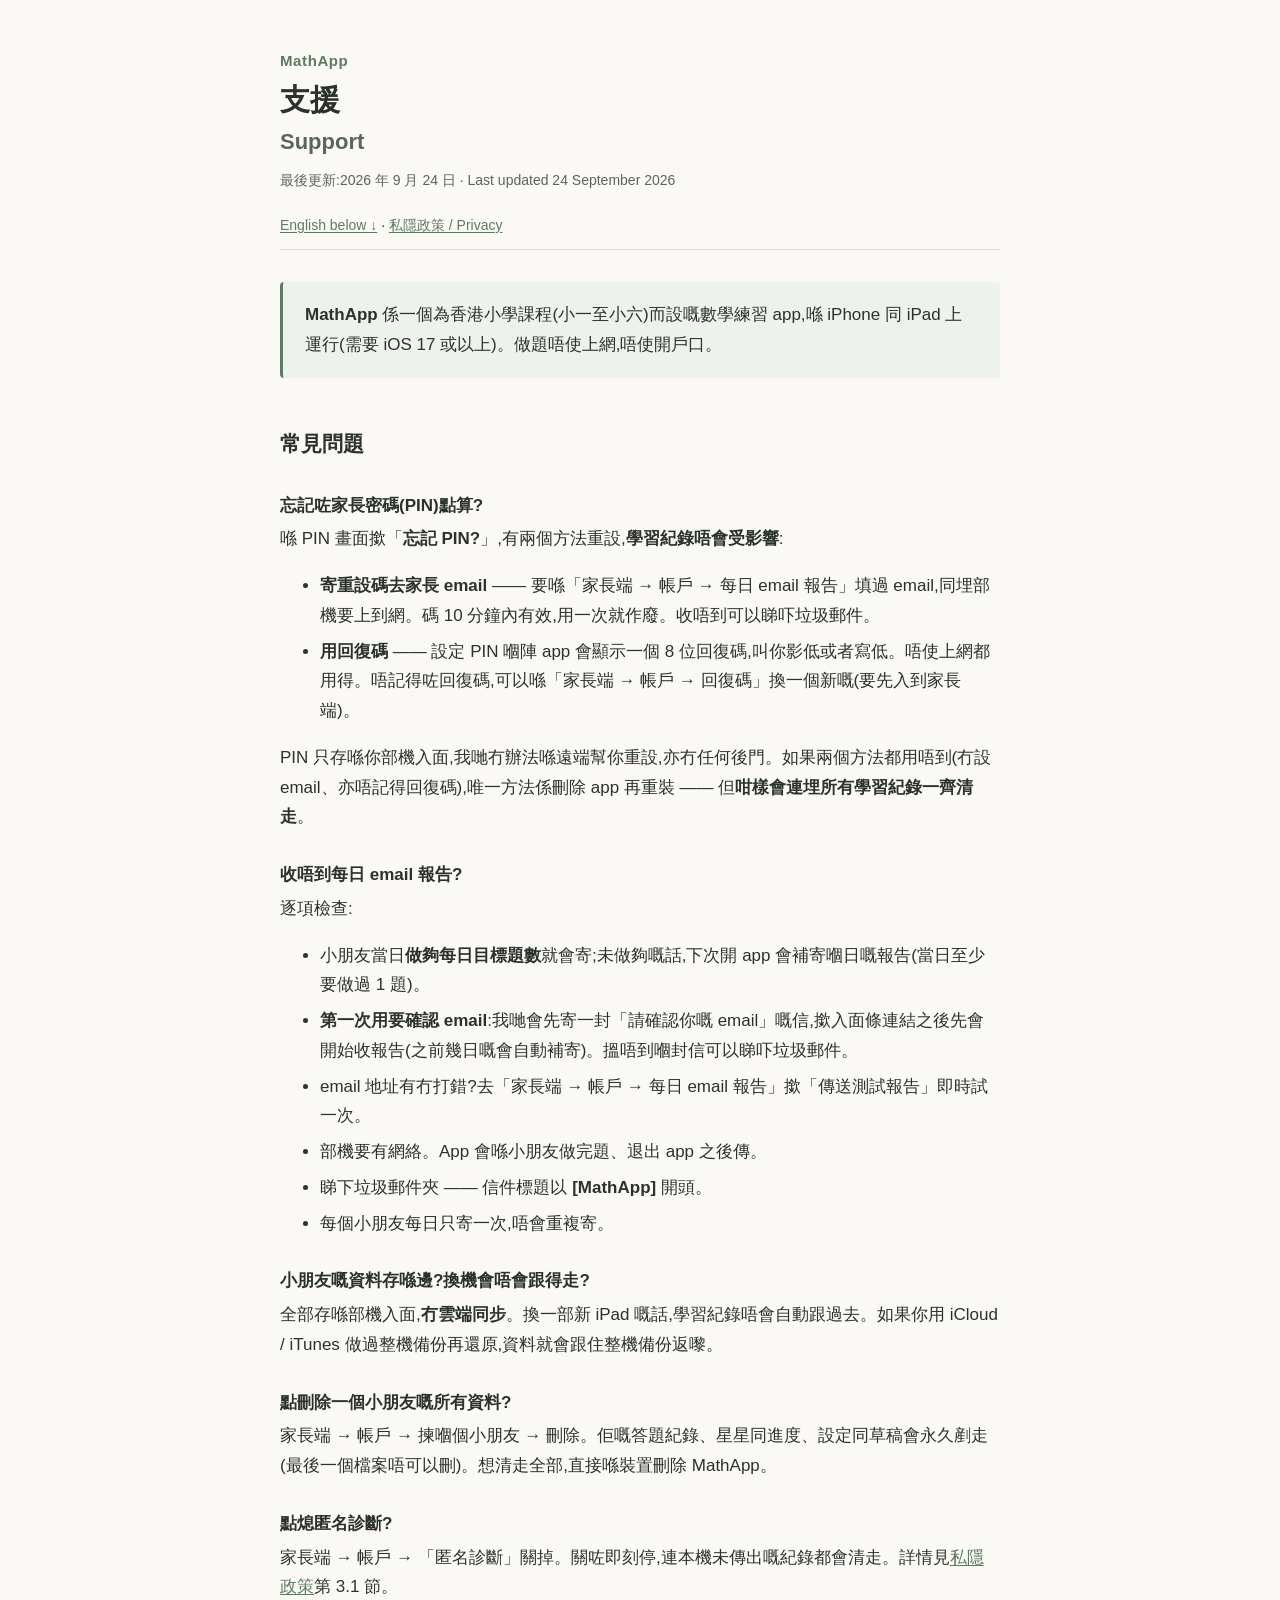
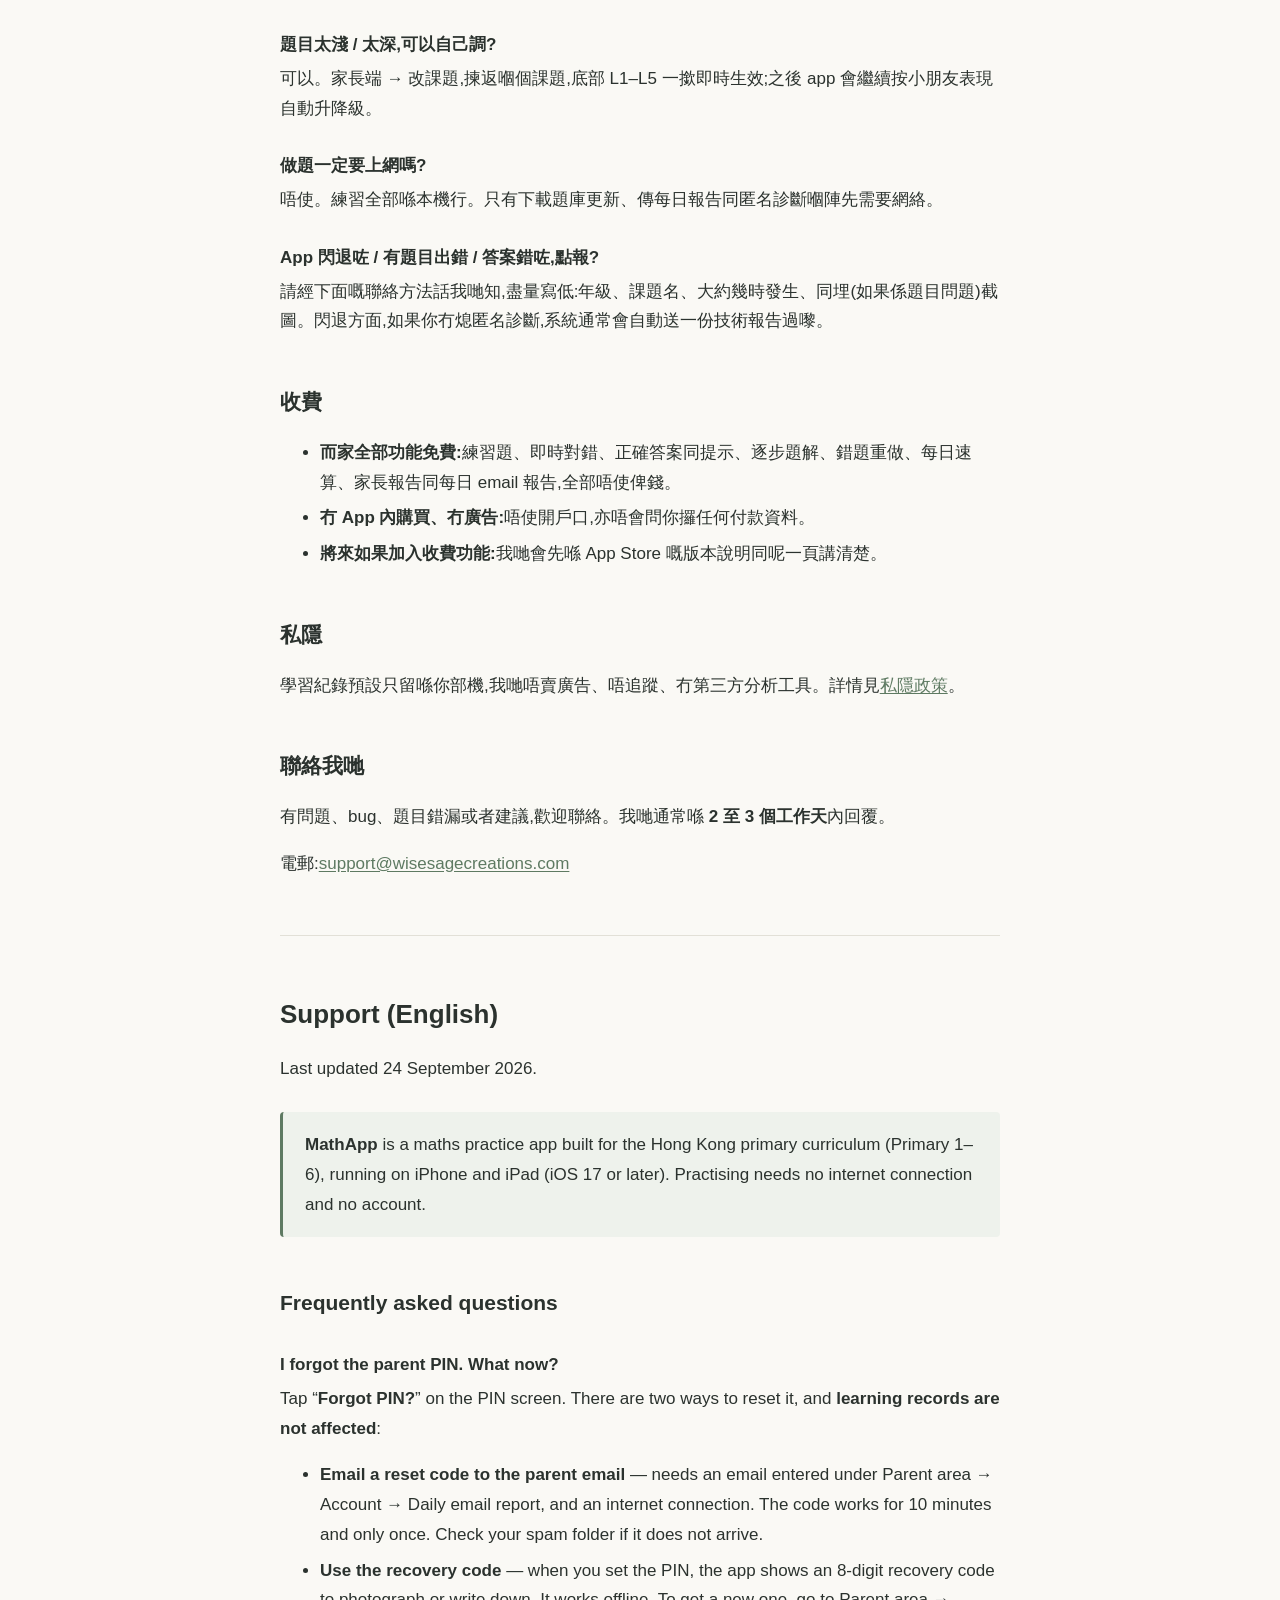
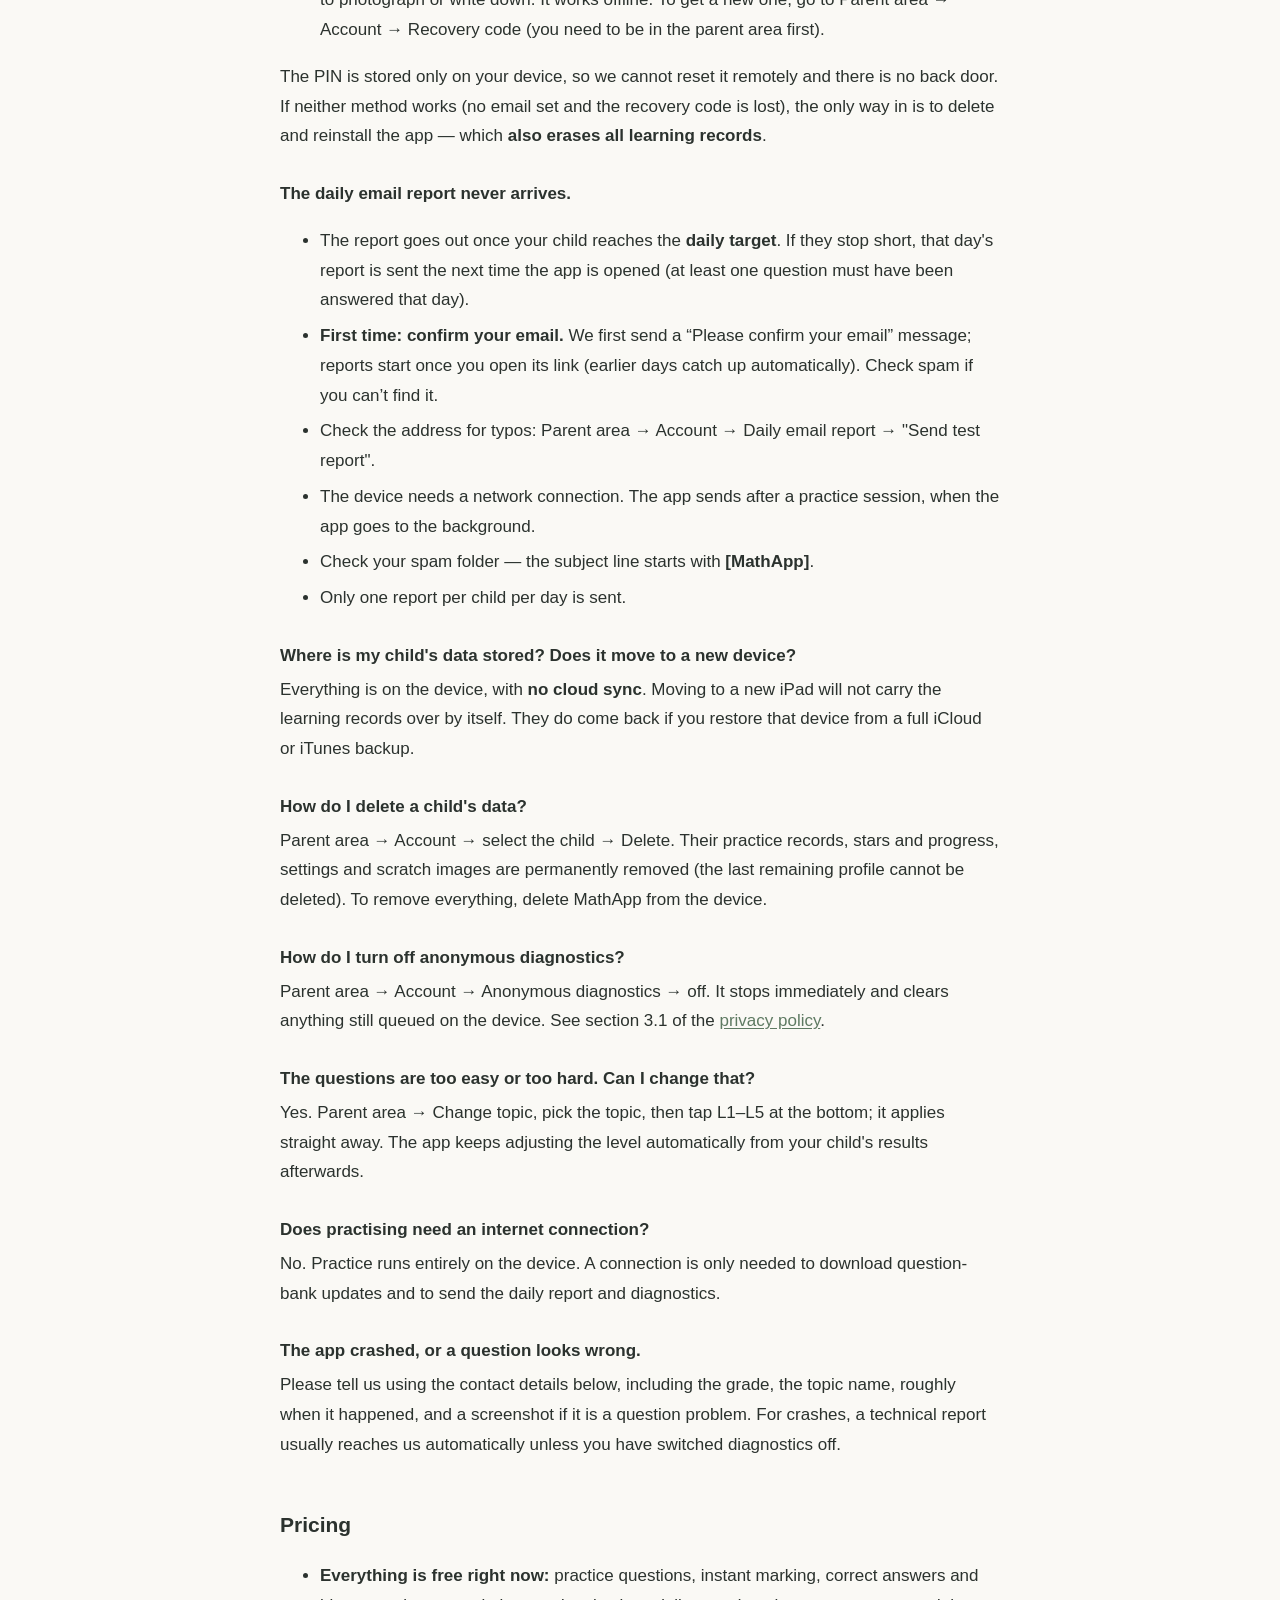
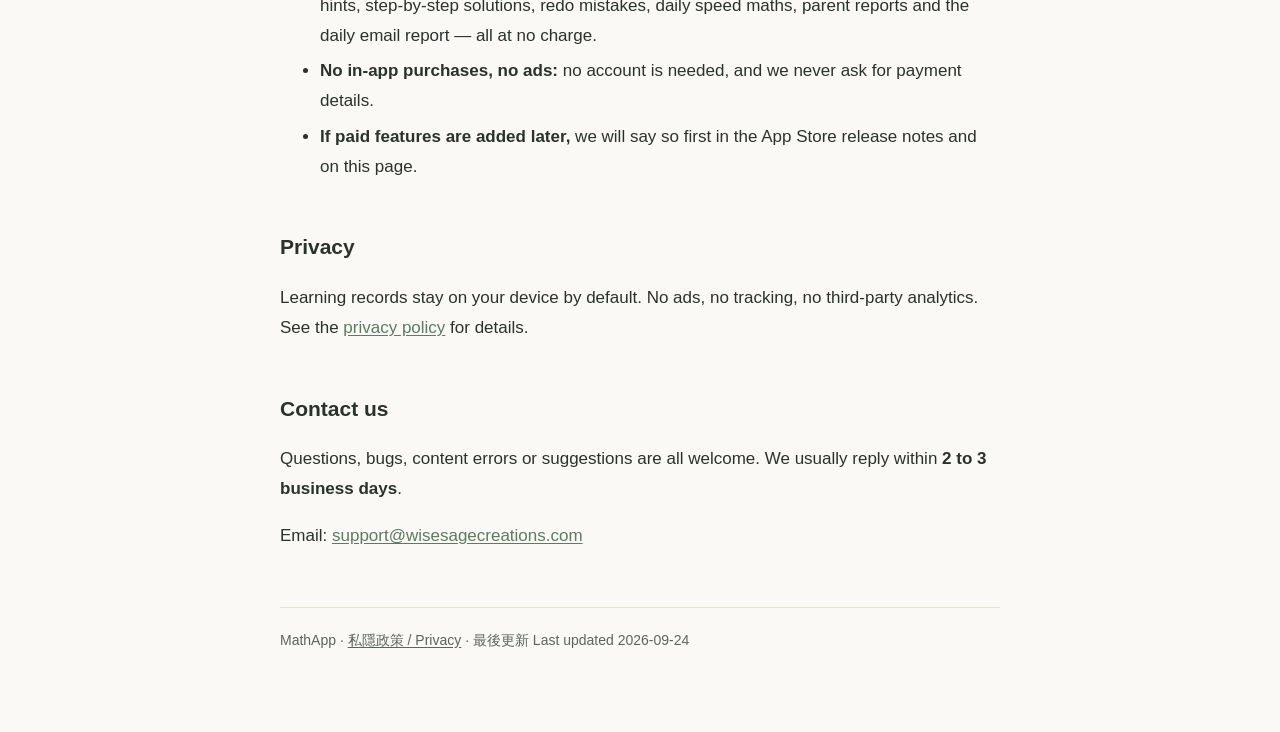
<file: support/index.html>
<!DOCTYPE html>
<html lang="zh-Hant-HK">
<head>
<meta charset="utf-8">
<meta name="viewport" content="width=device-width, initial-scale=1">
<title>支援 · MathApp</title>
<meta name="description" content="MathApp 支援頁 —— 常見問題、收費、聯絡方法。">
<link rel="stylesheet" href="../style.css">
</head>
<body>
<div class="wrap">

<header class="site">
  <div class="app">MathApp</div>
  <h1>支援<br><span style="font-size:22px;color:var(--ink-soft)">Support</span></h1>
  <p class="meta">最後更新:2026 年 9 月 24 日 · Last updated 24 September 2026</p>
  <nav class="lang"><a href="#en">English below ↓</a> · <a href="../privacy/">私隱政策 / Privacy</a></nav>
</header>

<div class="summary">
  <p><strong>MathApp</strong> 係一個為香港小學課程(小一至小六)而設嘅數學練習 app,喺 iPhone 同 iPad 上運行(需要 iOS 17 或以上)。做題唔使上網,唔使開戶口。</p>
</div>

<h2>常見問題</h2>

<div class="faq">

<h3>忘記咗家長密碼(PIN)點算?</h3>
<p>喺 PIN 畫面撳「<strong>忘記 PIN?</strong>」,有兩個方法重設,<strong>學習紀錄唔會受影響</strong>:</p>
<ul>
  <li><strong>寄重設碼去家長 email</strong> —— 要喺「家長端 → 帳戶 → 每日 email 報告」填過 email,同埋部機要上到網。碼 10 分鐘內有效,用一次就作廢。收唔到可以睇吓垃圾郵件。</li>
  <li><strong>用回復碼</strong> —— 設定 PIN 嗰陣 app 會顯示一個 8 位回復碼,叫你影低或者寫低。唔使上網都用得。唔記得咗回復碼,可以喺「家長端 → 帳戶 → 回復碼」換一個新嘅(要先入到家長端)。</li>
</ul>
<p>PIN 只存喺你部機入面,我哋冇辦法喺遠端幫你重設,亦冇任何後門。如果兩個方法都用唔到(冇設 email、亦唔記得回復碼),唯一方法係刪除 app 再重裝 —— 但<strong>咁樣會連埋所有學習紀錄一齊清走</strong>。</p>

<h3>收唔到每日 email 報告?</h3>
<p>逐項檢查:</p>
<ul>
  <li>小朋友當日<strong>做夠每日目標題數</strong>就會寄;未做夠嘅話,下次開 app 會補寄嗰日嘅報告(當日至少要做過 1 題)。</li>
  <li><strong>第一次用要確認 email</strong>:我哋會先寄一封「請確認你嘅 email」嘅信,撳入面條連結之後先會開始收報告(之前幾日嘅會自動補寄)。搵唔到嗰封信可以睇吓垃圾郵件。</li>
  <li>email 地址有冇打錯?去「家長端 → 帳戶 → 每日 email 報告」撳「傳送測試報告」即時試一次。</li>
  <li>部機要有網絡。App 會喺小朋友做完題、退出 app 之後傳。</li>
  <li>睇下垃圾郵件夾 —— 信件標題以 <strong>[MathApp]</strong> 開頭。</li>
  <li>每個小朋友每日只寄一次,唔會重複寄。</li>
</ul>

<h3>小朋友嘅資料存喺邊?換機會唔會跟得走?</h3>
<p>全部存喺部機入面,<strong>冇雲端同步</strong>。換一部新 iPad 嘅話,學習紀錄唔會自動跟過去。如果你用 iCloud / iTunes 做過整機備份再還原,資料就會跟住整機備份返嚟。</p>

<h3>點刪除一個小朋友嘅所有資料?</h3>
<p>家長端 → 帳戶 → 揀嗰個小朋友 → 刪除。佢嘅答題紀錄、星星同進度、設定同草稿會永久剷走(最後一個檔案唔可以刪)。想清走全部,直接喺裝置刪除 MathApp。</p>

<h3>點熄匿名診斷?</h3>
<p>家長端 → 帳戶 → 「匿名診斷」關掉。關咗即刻停,連本機未傳出嘅紀錄都會清走。詳情見<a href="../privacy/">私隱政策</a>第 3.1 節。</p>

<h3>題目太淺 / 太深,可以自己調?</h3>
<p>可以。家長端 → 改課題,揀返嗰個課題,底部 L1–L5 一撳即時生效;之後 app 會繼續按小朋友表現自動升降級。</p>

<h3>做題一定要上網嗎?</h3>
<p>唔使。練習全部喺本機行。只有下載題庫更新、傳每日報告同匿名診斷嗰陣先需要網絡。</p>

<h3>App 閃退咗 / 有題目出錯 / 答案錯咗,點報?</h3>
<p>請經下面嘅聯絡方法話我哋知,盡量寫低:年級、課題名、大約幾時發生、同埋(如果係題目問題)截圖。閃退方面,如果你冇熄匿名診斷,系統通常會自動送一份技術報告過嚟。</p>

</div>

<h2>收費</h2>
<ul>
  <li><strong>而家全部功能免費:</strong>練習題、即時對錯、正確答案同提示、逐步題解、錯題重做、每日速算、家長報告同每日 email 報告,全部唔使俾錢。</li>
  <li><strong>冇 App 內購買、冇廣告:</strong>唔使開戶口,亦唔會問你攞任何付款資料。</li>
  <li><strong>將來如果加入收費功能:</strong>我哋會先喺 App Store 嘅版本說明同呢一頁講清楚。</li>
</ul>

<h2>私隱</h2>
<p>學習紀錄預設只留喺你部機,我哋唔賣廣告、唔追蹤、冇第三方分析工具。詳情見<a href="../privacy/">私隱政策</a>。</p>

<h2>聯絡我哋</h2>
<p>有問題、bug、題目錯漏或者建議,歡迎聯絡。我哋通常喺 <strong>2 至 3 個工作天</strong>內回覆。</p>
<p>電郵:<a href="mailto:support@wisesagecreations.com">support@wisesagecreations.com</a></p>

<hr class="section">

<h1 id="en" style="font-size:26px;margin-top:56px">Support (English)</h1>
<p class="meta">Last updated 24 September 2026.</p>

<div class="summary">
  <p><strong>MathApp</strong> is a maths practice app built for the Hong Kong primary curriculum (Primary 1–6), running on iPhone and iPad (iOS 17 or later). Practising needs no internet connection and no account.</p>
</div>

<h2>Frequently asked questions</h2>

<div class="faq">

<h3>I forgot the parent PIN. What now?</h3>
<p>Tap “<strong>Forgot PIN?</strong>” on the PIN screen. There are two ways to reset it, and <strong>learning records are not affected</strong>:</p>
<ul>
  <li><strong>Email a reset code to the parent email</strong> — needs an email entered under Parent area → Account → Daily email report, and an internet connection. The code works for 10 minutes and only once. Check your spam folder if it does not arrive.</li>
  <li><strong>Use the recovery code</strong> — when you set the PIN, the app shows an 8-digit recovery code to photograph or write down. It works offline. To get a new one, go to Parent area → Account → Recovery code (you need to be in the parent area first).</li>
</ul>
<p>The PIN is stored only on your device, so we cannot reset it remotely and there is no back door. If neither method works (no email set and the recovery code is lost), the only way in is to delete and reinstall the app — which <strong>also erases all learning records</strong>.</p>

<h3>The daily email report never arrives.</h3>
<ul>
  <li>The report goes out once your child reaches the <strong>daily target</strong>. If they stop short, that day's report is sent the next time the app is opened (at least one question must have been answered that day).</li>
  <li><strong>First time: confirm your email.</strong> We first send a “Please confirm your email” message; reports start once you open its link (earlier days catch up automatically). Check spam if you can’t find it.</li>
  <li>Check the address for typos: Parent area → Account → Daily email report → "Send test report".</li>
  <li>The device needs a network connection. The app sends after a practice session, when the app goes to the background.</li>
  <li>Check your spam folder — the subject line starts with <strong>[MathApp]</strong>.</li>
  <li>Only one report per child per day is sent.</li>
</ul>

<h3>Where is my child's data stored? Does it move to a new device?</h3>
<p>Everything is on the device, with <strong>no cloud sync</strong>. Moving to a new iPad will not carry the learning records over by itself. They do come back if you restore that device from a full iCloud or iTunes backup.</p>

<h3>How do I delete a child's data?</h3>
<p>Parent area → Account → select the child → Delete. Their practice records, stars and progress, settings and scratch images are permanently removed (the last remaining profile cannot be deleted). To remove everything, delete MathApp from the device.</p>

<h3>How do I turn off anonymous diagnostics?</h3>
<p>Parent area → Account → Anonymous diagnostics → off. It stops immediately and clears anything still queued on the device. See section 3.1 of the <a href="../privacy/">privacy policy</a>.</p>

<h3>The questions are too easy or too hard. Can I change that?</h3>
<p>Yes. Parent area → Change topic, pick the topic, then tap L1–L5 at the bottom; it applies straight away. The app keeps adjusting the level automatically from your child's results afterwards.</p>

<h3>Does practising need an internet connection?</h3>
<p>No. Practice runs entirely on the device. A connection is only needed to download question-bank updates and to send the daily report and diagnostics.</p>

<h3>The app crashed, or a question looks wrong.</h3>
<p>Please tell us using the contact details below, including the grade, the topic name, roughly when it happened, and a screenshot if it is a question problem. For crashes, a technical report usually reaches us automatically unless you have switched diagnostics off.</p>

</div>

<h2>Pricing</h2>
<ul>
  <li><strong>Everything is free right now:</strong> practice questions, instant marking, correct answers and hints, step-by-step solutions, redo mistakes, daily speed maths, parent reports and the daily email report — all at no charge.</li>
  <li><strong>No in-app purchases, no ads:</strong> no account is needed, and we never ask for payment details.</li>
  <li><strong>If paid features are added later,</strong> we will say so first in the App Store release notes and on this page.</li>
</ul>

<h2>Privacy</h2>
<p>Learning records stay on your device by default. No ads, no tracking, no third-party analytics. See the <a href="../privacy/">privacy policy</a> for details.</p>

<h2>Contact us</h2>
<p>Questions, bugs, content errors or suggestions are all welcome. We usually reply within <strong>2 to 3 business days</strong>.</p>
<p>Email: <a href="mailto:support@wisesagecreations.com">support@wisesagecreations.com</a></p>

<footer class="site">
  MathApp · <a href="../privacy/">私隱政策 / Privacy</a> · 最後更新 Last updated 2026-09-24
</footer>

</div>
</body>
</html>
</file>
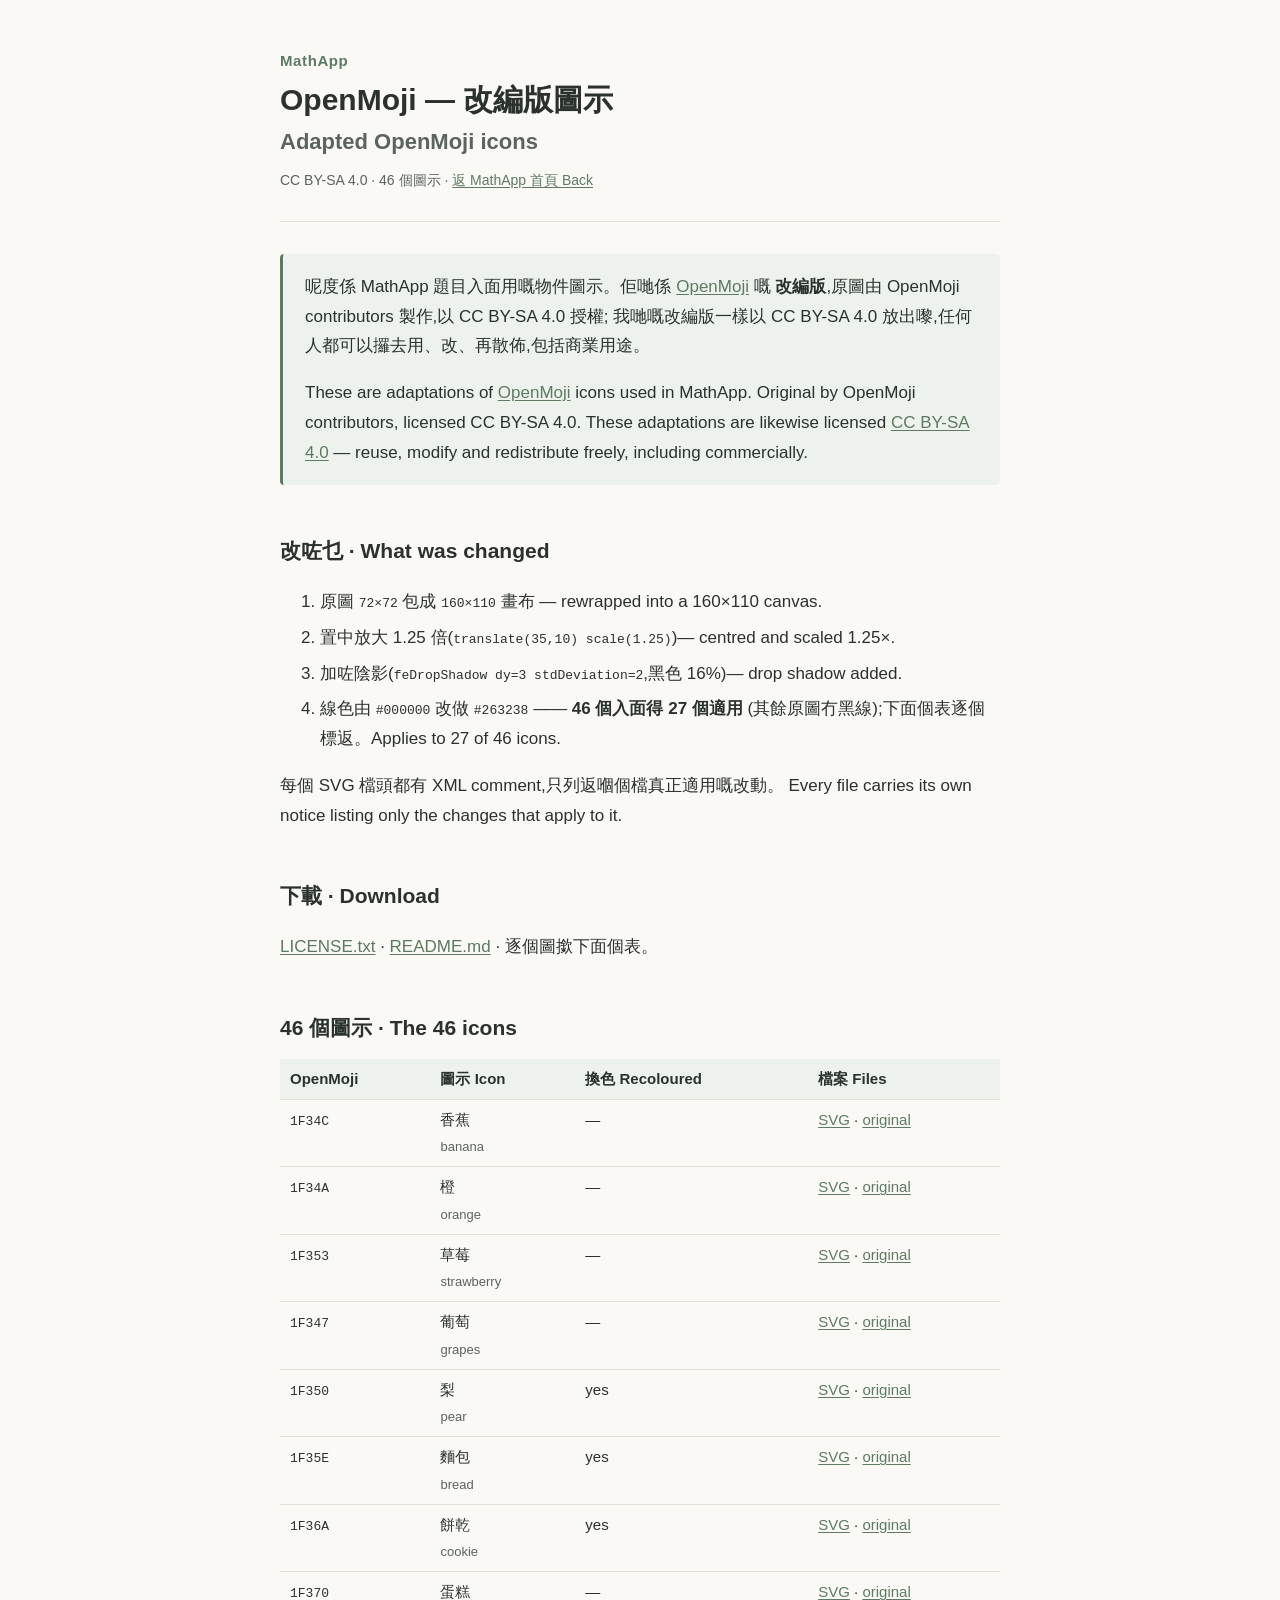
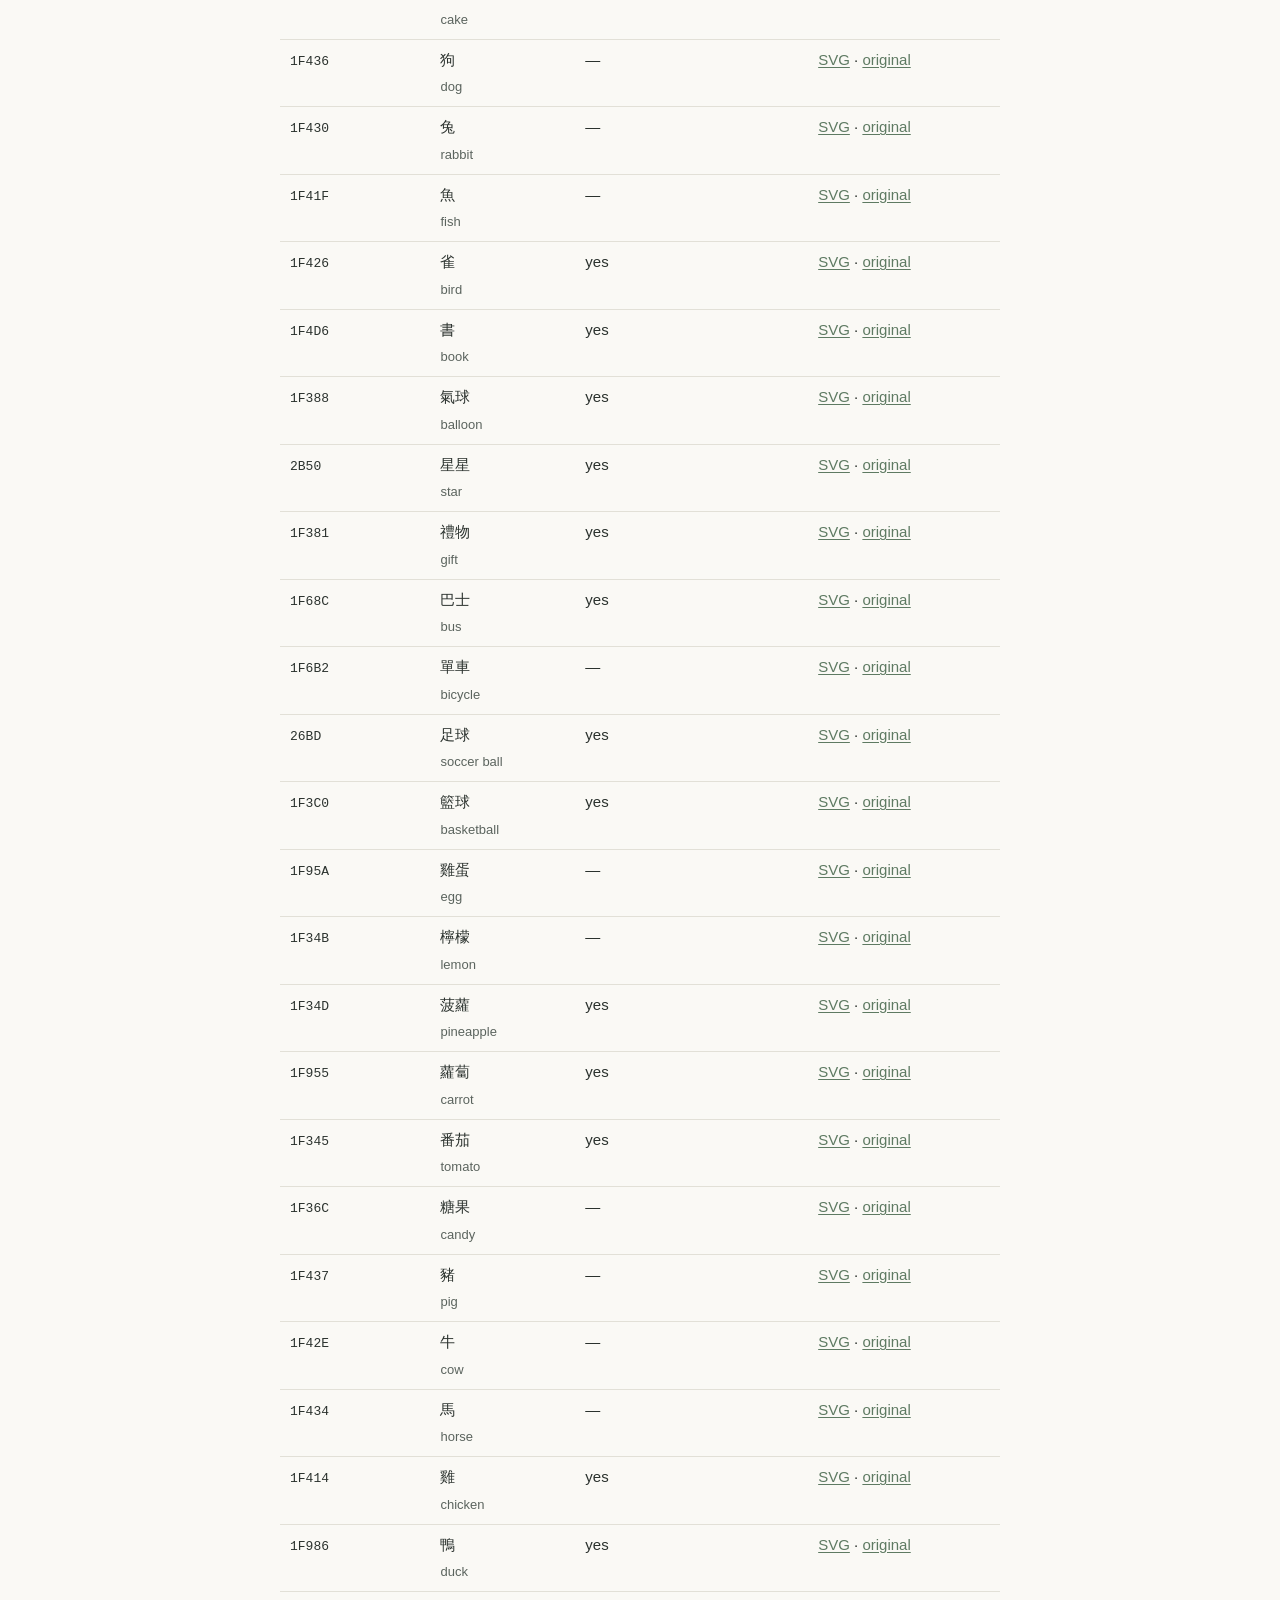
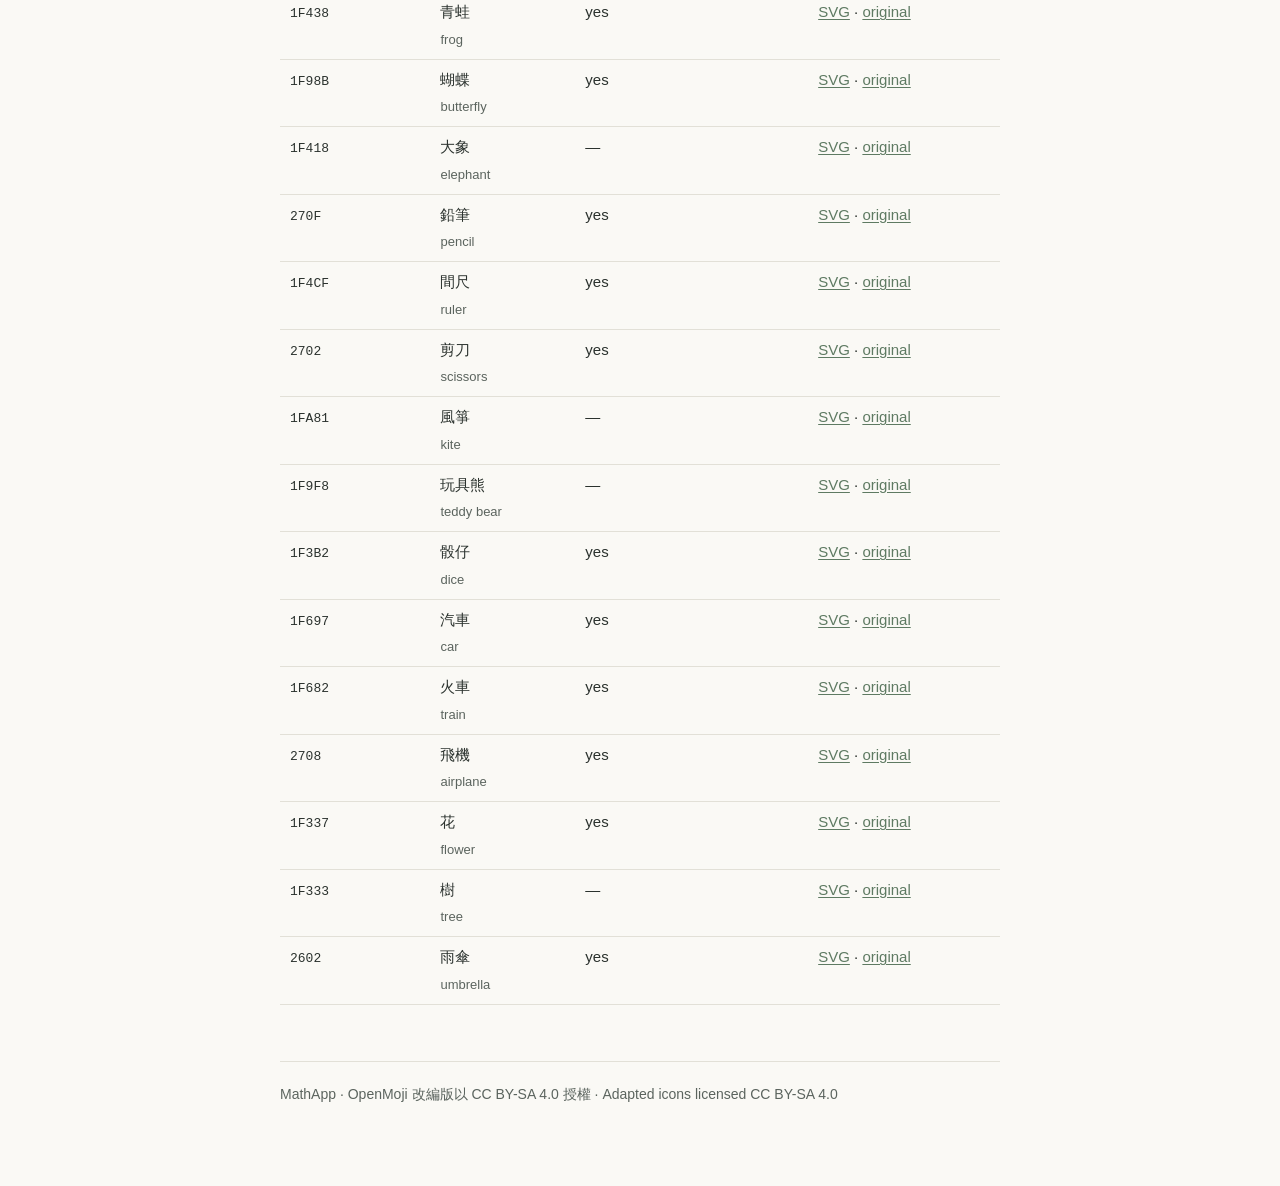
<file: credits/openmoji/index.html>
<!DOCTYPE html>
<html lang="zh-Hant-HK">
<head>
<meta charset="utf-8">
<meta name="viewport" content="width=device-width, initial-scale=1">
<title>OpenMoji — 改編版圖示 · MathApp</title>
<meta name="description" content="MathApp 用嘅 OpenMoji 改編版圖示,以 CC BY-SA 4.0 公開。">
<link rel="stylesheet" href="../../style.css">
<style>
  table { width: 100%; border-collapse: collapse; font-size: 15px; }
  th, td { text-align: left; padding: 7px 10px; border-bottom: 1px solid var(--rule); vertical-align: top; }
  .en { color: var(--ink-soft); font-size: 13px; }
  code { font-size: 13px; }
</style>
</head>
<body>
<div class="wrap">
<header class="site">
  <div class="app">MathApp</div>
  <h1>OpenMoji — 改編版圖示<br><span style="font-size:22px;color:var(--ink-soft)">Adapted OpenMoji icons</span></h1>
  <p class="meta">CC BY-SA 4.0 · 46 個圖示 · <a href="../../">返 MathApp 首頁 Back</a></p>
</header>

<div class="summary">
  <p>呢度係 MathApp 題目入面用嘅物件圖示。佢哋係 <a href="https://openmoji.org">OpenMoji</a> 嘅
  <strong>改編版</strong>,原圖由 OpenMoji contributors 製作,以 CC BY-SA 4.0 授權;
  我哋嘅改編版一樣以 CC BY-SA 4.0 放出嚟,任何人都可以攞去用、改、再散佈,包括商業用途。</p>
  <p>These are adaptations of <a href="https://openmoji.org">OpenMoji</a> icons used in MathApp.
  Original by OpenMoji contributors, licensed CC BY-SA 4.0. These adaptations are likewise
  licensed <a href="https://creativecommons.org/licenses/by-sa/4.0/">CC BY-SA 4.0</a> — reuse, modify and redistribute freely,
  including commercially.</p>
</div>

<h2>改咗乜 · What was changed</h2>
<ol>
  <li>原圖 <code>72×72</code> 包成 <code>160×110</code> 畫布 — rewrapped into a 160×110 canvas.</li>
  <li>置中放大 1.25 倍(<code>translate(35,10) scale(1.25)</code>)— centred and scaled 1.25×.</li>
  <li>加咗陰影(<code>feDropShadow dy=3 stdDeviation=2</code>,黑色 16%)— drop shadow added.</li>
  <li>線色由 <code>#000000</code> 改做 <code>#263238</code> —— <strong>46 個入面得 27 個適用</strong>
      (其餘原圖冇黑線);下面個表逐個標返。Applies to 27 of 46 icons.</li>
</ol>
<p>每個 SVG 檔頭都有 XML comment,只列返嗰個檔真正適用嘅改動。
Every file carries its own notice listing only the changes that apply to it.</p>

<h2>下載 · Download</h2>
<p><a href="LICENSE.txt">LICENSE.txt</a> · <a href="README.md">README.md</a> ·
   逐個圖撳下面個表。</p>

<h2>46 個圖示 · The 46 icons</h2>
<table>
  <tr><th>OpenMoji</th><th>圖示 Icon</th><th>換色 Recoloured</th><th>檔案 Files</th></tr>
  <tr><td><code>1F34C</code></td><td>香蕉<br><span class="en">banana</span></td><td>—</td><td><a href="svg/1F34C-banana.svg">SVG</a> · <a href="https://github.com/hfg-gmuend/openmoji/blob/master/color/svg/1F34C.svg">original</a></td></tr>
  <tr><td><code>1F34A</code></td><td>橙<br><span class="en">orange</span></td><td>—</td><td><a href="svg/1F34A-orange.svg">SVG</a> · <a href="https://github.com/hfg-gmuend/openmoji/blob/master/color/svg/1F34A.svg">original</a></td></tr>
  <tr><td><code>1F353</code></td><td>草莓<br><span class="en">strawberry</span></td><td>—</td><td><a href="svg/1F353-strawberry.svg">SVG</a> · <a href="https://github.com/hfg-gmuend/openmoji/blob/master/color/svg/1F353.svg">original</a></td></tr>
  <tr><td><code>1F347</code></td><td>葡萄<br><span class="en">grapes</span></td><td>—</td><td><a href="svg/1F347-grapes.svg">SVG</a> · <a href="https://github.com/hfg-gmuend/openmoji/blob/master/color/svg/1F347.svg">original</a></td></tr>
  <tr><td><code>1F350</code></td><td>梨<br><span class="en">pear</span></td><td>yes</td><td><a href="svg/1F350-pear.svg">SVG</a> · <a href="https://github.com/hfg-gmuend/openmoji/blob/master/color/svg/1F350.svg">original</a></td></tr>
  <tr><td><code>1F35E</code></td><td>麵包<br><span class="en">bread</span></td><td>yes</td><td><a href="svg/1F35E-bread.svg">SVG</a> · <a href="https://github.com/hfg-gmuend/openmoji/blob/master/color/svg/1F35E.svg">original</a></td></tr>
  <tr><td><code>1F36A</code></td><td>餅乾<br><span class="en">cookie</span></td><td>yes</td><td><a href="svg/1F36A-cookie.svg">SVG</a> · <a href="https://github.com/hfg-gmuend/openmoji/blob/master/color/svg/1F36A.svg">original</a></td></tr>
  <tr><td><code>1F370</code></td><td>蛋糕<br><span class="en">cake</span></td><td>—</td><td><a href="svg/1F370-cake.svg">SVG</a> · <a href="https://github.com/hfg-gmuend/openmoji/blob/master/color/svg/1F370.svg">original</a></td></tr>
  <tr><td><code>1F436</code></td><td>狗<br><span class="en">dog</span></td><td>—</td><td><a href="svg/1F436-dog.svg">SVG</a> · <a href="https://github.com/hfg-gmuend/openmoji/blob/master/color/svg/1F436.svg">original</a></td></tr>
  <tr><td><code>1F430</code></td><td>兔<br><span class="en">rabbit</span></td><td>—</td><td><a href="svg/1F430-rabbit.svg">SVG</a> · <a href="https://github.com/hfg-gmuend/openmoji/blob/master/color/svg/1F430.svg">original</a></td></tr>
  <tr><td><code>1F41F</code></td><td>魚<br><span class="en">fish</span></td><td>—</td><td><a href="svg/1F41F-fish.svg">SVG</a> · <a href="https://github.com/hfg-gmuend/openmoji/blob/master/color/svg/1F41F.svg">original</a></td></tr>
  <tr><td><code>1F426</code></td><td>雀<br><span class="en">bird</span></td><td>yes</td><td><a href="svg/1F426-bird.svg">SVG</a> · <a href="https://github.com/hfg-gmuend/openmoji/blob/master/color/svg/1F426.svg">original</a></td></tr>
  <tr><td><code>1F4D6</code></td><td>書<br><span class="en">book</span></td><td>yes</td><td><a href="svg/1F4D6-book.svg">SVG</a> · <a href="https://github.com/hfg-gmuend/openmoji/blob/master/color/svg/1F4D6.svg">original</a></td></tr>
  <tr><td><code>1F388</code></td><td>氣球<br><span class="en">balloon</span></td><td>yes</td><td><a href="svg/1F388-balloon.svg">SVG</a> · <a href="https://github.com/hfg-gmuend/openmoji/blob/master/color/svg/1F388.svg">original</a></td></tr>
  <tr><td><code>2B50</code></td><td>星星<br><span class="en">star</span></td><td>yes</td><td><a href="svg/2B50-star_obj.svg">SVG</a> · <a href="https://github.com/hfg-gmuend/openmoji/blob/master/color/svg/2B50.svg">original</a></td></tr>
  <tr><td><code>1F381</code></td><td>禮物<br><span class="en">gift</span></td><td>yes</td><td><a href="svg/1F381-gift.svg">SVG</a> · <a href="https://github.com/hfg-gmuend/openmoji/blob/master/color/svg/1F381.svg">original</a></td></tr>
  <tr><td><code>1F68C</code></td><td>巴士<br><span class="en">bus</span></td><td>yes</td><td><a href="svg/1F68C-bus.svg">SVG</a> · <a href="https://github.com/hfg-gmuend/openmoji/blob/master/color/svg/1F68C.svg">original</a></td></tr>
  <tr><td><code>1F6B2</code></td><td>單車<br><span class="en">bicycle</span></td><td>—</td><td><a href="svg/1F6B2-bicycle.svg">SVG</a> · <a href="https://github.com/hfg-gmuend/openmoji/blob/master/color/svg/1F6B2.svg">original</a></td></tr>
  <tr><td><code>26BD</code></td><td>足球<br><span class="en">soccer ball</span></td><td>yes</td><td><a href="svg/26BD-soccer.svg">SVG</a> · <a href="https://github.com/hfg-gmuend/openmoji/blob/master/color/svg/26BD.svg">original</a></td></tr>
  <tr><td><code>1F3C0</code></td><td>籃球<br><span class="en">basketball</span></td><td>yes</td><td><a href="svg/1F3C0-basketball.svg">SVG</a> · <a href="https://github.com/hfg-gmuend/openmoji/blob/master/color/svg/1F3C0.svg">original</a></td></tr>
  <tr><td><code>1F95A</code></td><td>雞蛋<br><span class="en">egg</span></td><td>—</td><td><a href="svg/1F95A-egg.svg">SVG</a> · <a href="https://github.com/hfg-gmuend/openmoji/blob/master/color/svg/1F95A.svg">original</a></td></tr>
  <tr><td><code>1F34B</code></td><td>檸檬<br><span class="en">lemon</span></td><td>—</td><td><a href="svg/1F34B-lemon.svg">SVG</a> · <a href="https://github.com/hfg-gmuend/openmoji/blob/master/color/svg/1F34B.svg">original</a></td></tr>
  <tr><td><code>1F34D</code></td><td>菠蘿<br><span class="en">pineapple</span></td><td>yes</td><td><a href="svg/1F34D-pineapple.svg">SVG</a> · <a href="https://github.com/hfg-gmuend/openmoji/blob/master/color/svg/1F34D.svg">original</a></td></tr>
  <tr><td><code>1F955</code></td><td>蘿蔔<br><span class="en">carrot</span></td><td>yes</td><td><a href="svg/1F955-carrot.svg">SVG</a> · <a href="https://github.com/hfg-gmuend/openmoji/blob/master/color/svg/1F955.svg">original</a></td></tr>
  <tr><td><code>1F345</code></td><td>番茄<br><span class="en">tomato</span></td><td>yes</td><td><a href="svg/1F345-tomato.svg">SVG</a> · <a href="https://github.com/hfg-gmuend/openmoji/blob/master/color/svg/1F345.svg">original</a></td></tr>
  <tr><td><code>1F36C</code></td><td>糖果<br><span class="en">candy</span></td><td>—</td><td><a href="svg/1F36C-candy.svg">SVG</a> · <a href="https://github.com/hfg-gmuend/openmoji/blob/master/color/svg/1F36C.svg">original</a></td></tr>
  <tr><td><code>1F437</code></td><td>豬<br><span class="en">pig</span></td><td>—</td><td><a href="svg/1F437-pig.svg">SVG</a> · <a href="https://github.com/hfg-gmuend/openmoji/blob/master/color/svg/1F437.svg">original</a></td></tr>
  <tr><td><code>1F42E</code></td><td>牛<br><span class="en">cow</span></td><td>—</td><td><a href="svg/1F42E-cow.svg">SVG</a> · <a href="https://github.com/hfg-gmuend/openmoji/blob/master/color/svg/1F42E.svg">original</a></td></tr>
  <tr><td><code>1F434</code></td><td>馬<br><span class="en">horse</span></td><td>—</td><td><a href="svg/1F434-horse.svg">SVG</a> · <a href="https://github.com/hfg-gmuend/openmoji/blob/master/color/svg/1F434.svg">original</a></td></tr>
  <tr><td><code>1F414</code></td><td>雞<br><span class="en">chicken</span></td><td>yes</td><td><a href="svg/1F414-chicken.svg">SVG</a> · <a href="https://github.com/hfg-gmuend/openmoji/blob/master/color/svg/1F414.svg">original</a></td></tr>
  <tr><td><code>1F986</code></td><td>鴨<br><span class="en">duck</span></td><td>yes</td><td><a href="svg/1F986-duck.svg">SVG</a> · <a href="https://github.com/hfg-gmuend/openmoji/blob/master/color/svg/1F986.svg">original</a></td></tr>
  <tr><td><code>1F438</code></td><td>青蛙<br><span class="en">frog</span></td><td>yes</td><td><a href="svg/1F438-frog.svg">SVG</a> · <a href="https://github.com/hfg-gmuend/openmoji/blob/master/color/svg/1F438.svg">original</a></td></tr>
  <tr><td><code>1F98B</code></td><td>蝴蝶<br><span class="en">butterfly</span></td><td>yes</td><td><a href="svg/1F98B-butterfly.svg">SVG</a> · <a href="https://github.com/hfg-gmuend/openmoji/blob/master/color/svg/1F98B.svg">original</a></td></tr>
  <tr><td><code>1F418</code></td><td>大象<br><span class="en">elephant</span></td><td>—</td><td><a href="svg/1F418-elephant.svg">SVG</a> · <a href="https://github.com/hfg-gmuend/openmoji/blob/master/color/svg/1F418.svg">original</a></td></tr>
  <tr><td><code>270F</code></td><td>鉛筆<br><span class="en">pencil</span></td><td>yes</td><td><a href="svg/270F-pencil.svg">SVG</a> · <a href="https://github.com/hfg-gmuend/openmoji/blob/master/color/svg/270F.svg">original</a></td></tr>
  <tr><td><code>1F4CF</code></td><td>間尺<br><span class="en">ruler</span></td><td>yes</td><td><a href="svg/1F4CF-ruler.svg">SVG</a> · <a href="https://github.com/hfg-gmuend/openmoji/blob/master/color/svg/1F4CF.svg">original</a></td></tr>
  <tr><td><code>2702</code></td><td>剪刀<br><span class="en">scissors</span></td><td>yes</td><td><a href="svg/2702-scissors.svg">SVG</a> · <a href="https://github.com/hfg-gmuend/openmoji/blob/master/color/svg/2702.svg">original</a></td></tr>
  <tr><td><code>1FA81</code></td><td>風箏<br><span class="en">kite</span></td><td>—</td><td><a href="svg/1FA81-kite.svg">SVG</a> · <a href="https://github.com/hfg-gmuend/openmoji/blob/master/color/svg/1FA81.svg">original</a></td></tr>
  <tr><td><code>1F9F8</code></td><td>玩具熊<br><span class="en">teddy bear</span></td><td>—</td><td><a href="svg/1F9F8-teddy_bear.svg">SVG</a> · <a href="https://github.com/hfg-gmuend/openmoji/blob/master/color/svg/1F9F8.svg">original</a></td></tr>
  <tr><td><code>1F3B2</code></td><td>骰仔<br><span class="en">dice</span></td><td>yes</td><td><a href="svg/1F3B2-dice.svg">SVG</a> · <a href="https://github.com/hfg-gmuend/openmoji/blob/master/color/svg/1F3B2.svg">original</a></td></tr>
  <tr><td><code>1F697</code></td><td>汽車<br><span class="en">car</span></td><td>yes</td><td><a href="svg/1F697-car.svg">SVG</a> · <a href="https://github.com/hfg-gmuend/openmoji/blob/master/color/svg/1F697.svg">original</a></td></tr>
  <tr><td><code>1F682</code></td><td>火車<br><span class="en">train</span></td><td>yes</td><td><a href="svg/1F682-train.svg">SVG</a> · <a href="https://github.com/hfg-gmuend/openmoji/blob/master/color/svg/1F682.svg">original</a></td></tr>
  <tr><td><code>2708</code></td><td>飛機<br><span class="en">airplane</span></td><td>yes</td><td><a href="svg/2708-airplane.svg">SVG</a> · <a href="https://github.com/hfg-gmuend/openmoji/blob/master/color/svg/2708.svg">original</a></td></tr>
  <tr><td><code>1F337</code></td><td>花<br><span class="en">flower</span></td><td>yes</td><td><a href="svg/1F337-flower.svg">SVG</a> · <a href="https://github.com/hfg-gmuend/openmoji/blob/master/color/svg/1F337.svg">original</a></td></tr>
  <tr><td><code>1F333</code></td><td>樹<br><span class="en">tree</span></td><td>—</td><td><a href="svg/1F333-tree.svg">SVG</a> · <a href="https://github.com/hfg-gmuend/openmoji/blob/master/color/svg/1F333.svg">original</a></td></tr>
  <tr><td><code>2602</code></td><td>雨傘<br><span class="en">umbrella</span></td><td>yes</td><td><a href="svg/2602-umbrella.svg">SVG</a> · <a href="https://github.com/hfg-gmuend/openmoji/blob/master/color/svg/2602.svg">original</a></td></tr>
</table>

<footer class="site">MathApp · OpenMoji 改編版以 CC BY-SA 4.0 授權 · Adapted icons licensed CC BY-SA 4.0</footer>
</div>
</body>
</html>
</file>
<file: style.css>
:root {
  --bg: #faf9f5;
  --ink: #2b322e;
  --ink-soft: #5b645e;
  --moss: #5e7a62;
  --moss-soft: #eef2ec;
  --rule: #e2e0d7;
}

* { box-sizing: border-box; }

body {
  margin: 0;
  padding: 0 20px 80px;
  background: var(--bg);
  color: var(--ink);
  font-family: -apple-system, BlinkMacSystemFont, "PingFang HK", "Noto Sans TC", "Helvetica Neue", sans-serif;
  font-size: 17px;
  line-height: 1.75;
  -webkit-text-size-adjust: 100%;
}

.wrap { max-width: 720px; margin: 0 auto; }

header.site {
  padding: 48px 0 8px;
  border-bottom: 1px solid var(--rule);
  margin-bottom: 32px;
}

header.site .app { font-size: 15px; letter-spacing: .04em; color: var(--moss); font-weight: 600; }
header.site h1 { font-size: 30px; line-height: 1.3; margin: 6px 0 10px; }
header.site .meta { font-size: 14px; color: var(--ink-soft); margin: 0 0 20px; }

nav.lang { font-size: 14px; margin-bottom: 4px; }
nav.lang a { color: var(--moss); }

h2 {
  font-size: 21px;
  margin: 44px 0 12px;
  padding-top: 4px;
}

h3 { font-size: 17px; margin: 28px 0 8px; }

p, li { color: var(--ink); }
li { margin-bottom: 6px; }

a { color: var(--moss); text-decoration: underline; text-underline-offset: 2px; }

.summary {
  background: var(--moss-soft);
  border-left: 3px solid var(--moss);
  padding: 18px 22px;
  border-radius: 4px;
  margin: 28px 0;
}

.summary p:first-child { margin-top: 0; }
.summary p:last-child { margin-bottom: 0; }

.tablewrap { overflow-x: auto; margin: 20px 0; }

table {
  border-collapse: collapse;
  width: 100%;
  font-size: 15px;
  min-width: 460px;
}

th, td {
  text-align: left;
  vertical-align: top;
  padding: 10px 12px;
  border-bottom: 1px solid var(--rule);
}

th { background: var(--moss-soft); font-weight: 600; }

hr.section {
  border: 0;
  border-top: 1px solid var(--rule);
  margin: 56px 0 0;
}

footer.site {
  margin-top: 56px;
  padding-top: 20px;
  border-top: 1px solid var(--rule);
  font-size: 14px;
  color: var(--ink-soft);
}

footer.site a { color: var(--ink-soft); }

.faq { margin: 24px 0; }
.faq h3 { margin-bottom: 4px; }
.faq p { margin-top: 4px; }

@media (prefers-color-scheme: dark) {
  :root {
    --bg: #1b1f1d;
    --ink: #e6e6e0;
    --ink-soft: #a3aaa5;
    --moss: #9dbfa2;
    --moss-soft: #262d29;
    --rule: #343b37;
  }
}
</file>
